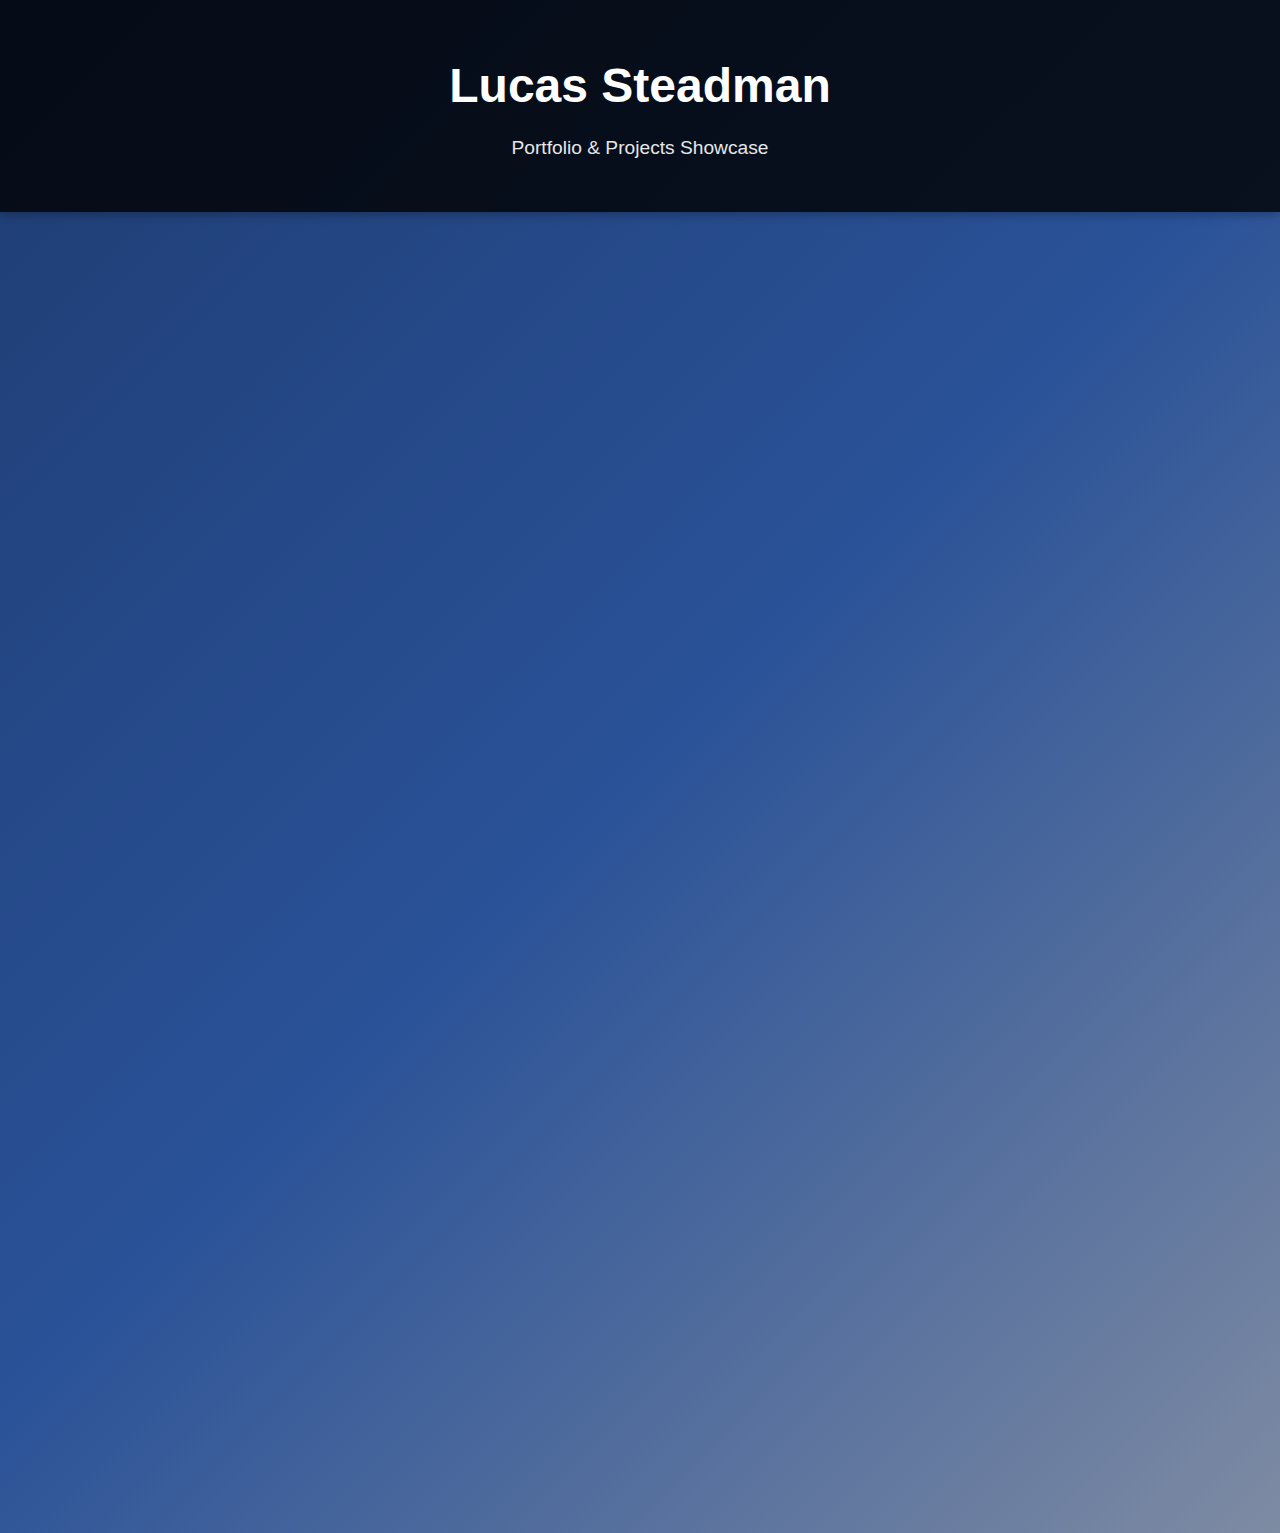
<file: HomeSite/index.html>
<!DOCTYPE html> 
<html lang="en">
<head>
    <meta charset="UTF-8">
    <meta name="viewport" content="width=device-width, initial-scale=1.0">
    <title>Lucas Steadman - Projects Portfolio</title>
    <link rel="stylesheet" href="./resources/css/style.css">
</head>
<body>
    <header>
        <div class="container">
            <h1>Lucas Steadman</h1>
            <p>Portfolio & Projects Showcase</p>
        </div>
    </header>

    <main class="container">
        <section class="about-me">
            <h2>About Me</h2>
            <p>Hello! I'm Lucas Steadman, a passionate web developer and technology enthusiast. I love creating beautiful and functional websites that provide great user experiences. Below you'll find a collection of my personal and professional projects showcasing various technologies and skills.</p>
        </section>

        <section class="projects-header">
            <h2>My Projects</h2>
            <p>Explore my portfolio of diverse projects</p>
        </section>

        <section class="projects-grid">
            <!-- WSD Heatmap -->
            <div class="project-card">
                <div class="project-header">WSD Heatmap</div>
                <div class="project-content">
                    <p>A Web Science System Development project that visualizes mapping investment income data via an interactive heatmap with user authentication and data visualization capabilities.</p>
                    <div class="tech-tags">
                        <span class="tech-tag">PHP</span>
                        <span class="tech-tag">JavaScript</span>
                        <span class="tech-tag">HTML/CSS</span>
                    </div>
                    <a href="../WSDHeatmap/index.php" class="project-link">View Project →</a>
                    <div class="file-window" id="files-wsd">
                        <div class="file-window-header">
                            📦 Project Files
                            <span style="font-size: 0.7rem; color: #999;">3 items</span>
                        </div>
                        <ul class="file-list">
                            <li class="folder">about_us_section/</li>
                            <li class="folder">heatmap_section/</li>
                            <li class="folder">login/</li>
                            <li>index.php</li>
                            <li>README.txt</li>
                        </ul>
                    </div>
                    <span class="toggle-files" onclick="toggleFiles('files-wsd')">+ Show Files</span>
                </div>
            </div>

            <!-- Recipes App -->
            <div class="project-card">
                <div class="project-header">Recipe Finder</div>
                <div class="project-content">
                    <p>An interactive recipe finder application that allows users to browse and discover recipes with filtering capabilities, built with JSON data management and responsive design.</p>
                    <div class="tech-tags">
                        <span class="tech-tag">JavaScript</span>
                        <span class="tech-tag">JSON</span>
                        <span class="tech-tag">HTML/CSS</span>
                    </div>
                    <a href="../Recipes/index.html" class="project-link">View Project →</a>
                    <div class="file-window" id="files-recipes">
                        <div class="file-window-header">
                            📦 Project Files
                            <span style="font-size: 0.7rem; color: #999;">3 items</span>
                        </div>
                        <ul class="file-list">
                            <li class="folder">data/</li>
                            <li class="folder">resources/</li>
                            <li>index.html</li>
                            <li>README.txt</li>
                        </ul>
                    </div>
                    <span class="toggle-files" onclick="toggleFiles('files-recipes')">+ Show Files</span>
                </div>
            </div>

            <!-- Wheel -->
            <div class="project-card">
                <div class="project-header">Spin Wheel</div>
                <div class="project-content">
                    <p>An interactive spinning wheel application with smooth animations and dynamic interactions, perfect for games, raffles, or decision-making activities.</p>
                    <div class="tech-tags">
                        <span class="tech-tag">JavaScript</span>
                        <span class="tech-tag">Canvas API</span>
                        <span class="tech-tag">CSS</span>
                    </div>
                    <a href="../Wheel/wheel.html" class="project-link">View Project →</a>
                    <div class="file-window" id="files-wheel">
                        <div class="file-window-header">
                            📦 Project Files
                            <span style="font-size: 0.7rem; color: #999;">7 items</span>
                        </div>
                        <ul class="file-list">
                            <li>wheel.html</li>
                            <li>wheel.js</li>
                            <li>wheel.css</li>
                            <li>wheel.cpp</li>
                            <li>wheel</li>
                            <li>gmon.out</li>
                            <li>wheel.out</li>
                        </ul>
                    </div>
                    <span class="toggle-files" onclick="toggleFiles('files-wheel')">+ Show Files</span>
                </div>
            </div>

            <!-- Jeopardy -->
            <div class="project-card">
                <div class="project-header">Jeopardy Game</div>
                <div class="project-content">
                    <p>A C++ implementation of a Jeopardy-style game with JSON-based question data, featuring an engaging trivia experience for freshmen.</p>
                    <div class="tech-tags">
                        <span class="tech-tag">C++</span>
                        <span class="tech-tag">JSON</span>
                        <span class="tech-tag">Game Logic</span>
                    </div>
                    <a href="../Jeapordy/jeapordy" class="project-link">View Project →</a>
                    <div class="file-window" id="files-jeopardy">
                        <div class="file-window-header">
                            📦 Project Files
                            <span style="font-size: 0.7rem; color: #999;">5 items</span>
                        </div>
                        <ul class="file-list">
                            <li>freshmen.json</li>
                            <li>jeapordy.cpp</li>
                            <li>jeapordy</li>
                            <li>json.hpp</li>
                            <li>gmon.out</li>
                        </ul>
                    </div>
                    <span class="toggle-files" onclick="toggleFiles('files-jeopardy')">+ Show Files</span>
                </div>
            </div>

            <!-- Bar Site -->
            <div class="project-card">
                <div class="project-header">Cocktail Database</div>
                <div class="project-content">
                    <p>A cocktail database application featuring a collection of drink recipes and information, built with structured JSON data for easy navigation and lookup.</p>
                    <div class="tech-tags">
                        <span class="tech-tag">JSON</span>
                        <span class="tech-tag">Web App</span>
                        <span class="tech-tag">Data Management</span>
                    </div>
                    <a href="../BarSite/" class="project-link">View Project →</a>
                    <div class="file-window" id="files-bar">
                        <div class="file-window-header">
                            📦 Project Files
                            <span style="font-size: 0.7rem; color: #999;">1 item</span>
                        </div>
                        <ul class="file-list">
                            <li>cocktails.json</li>
                        </ul>
                    </div>
                    <span class="toggle-files" onclick="toggleFiles('files-bar')">+ Show Files</span>
                </div>
            </div>
        </section>
    </main>

    <footer>
        <div class="container">
            <p>&copy; 2026 Lucas Steadman. All projects are personal and professional works showcasing various web development and software engineering skills.</p>
        </div>
    </footer>
    <script src="./resources/js/script.js"></script>
</body>
</html>
</file>
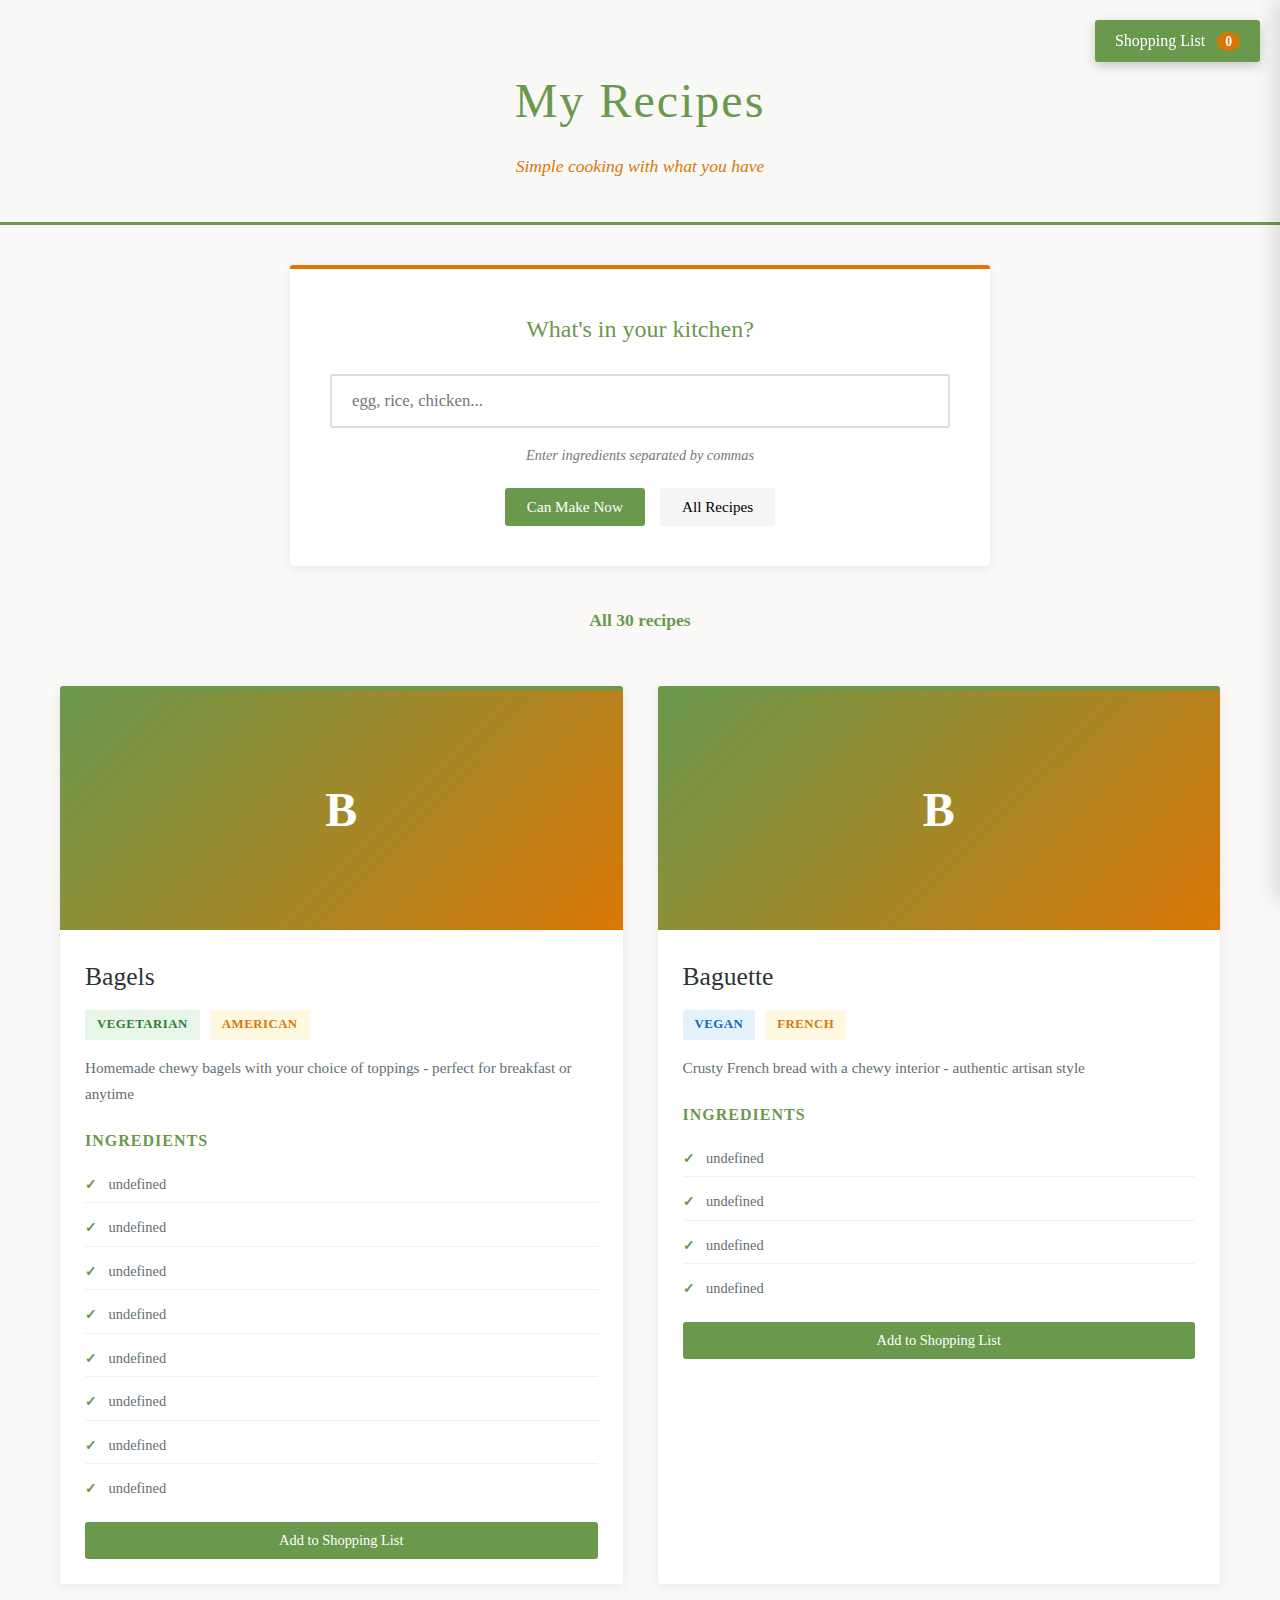
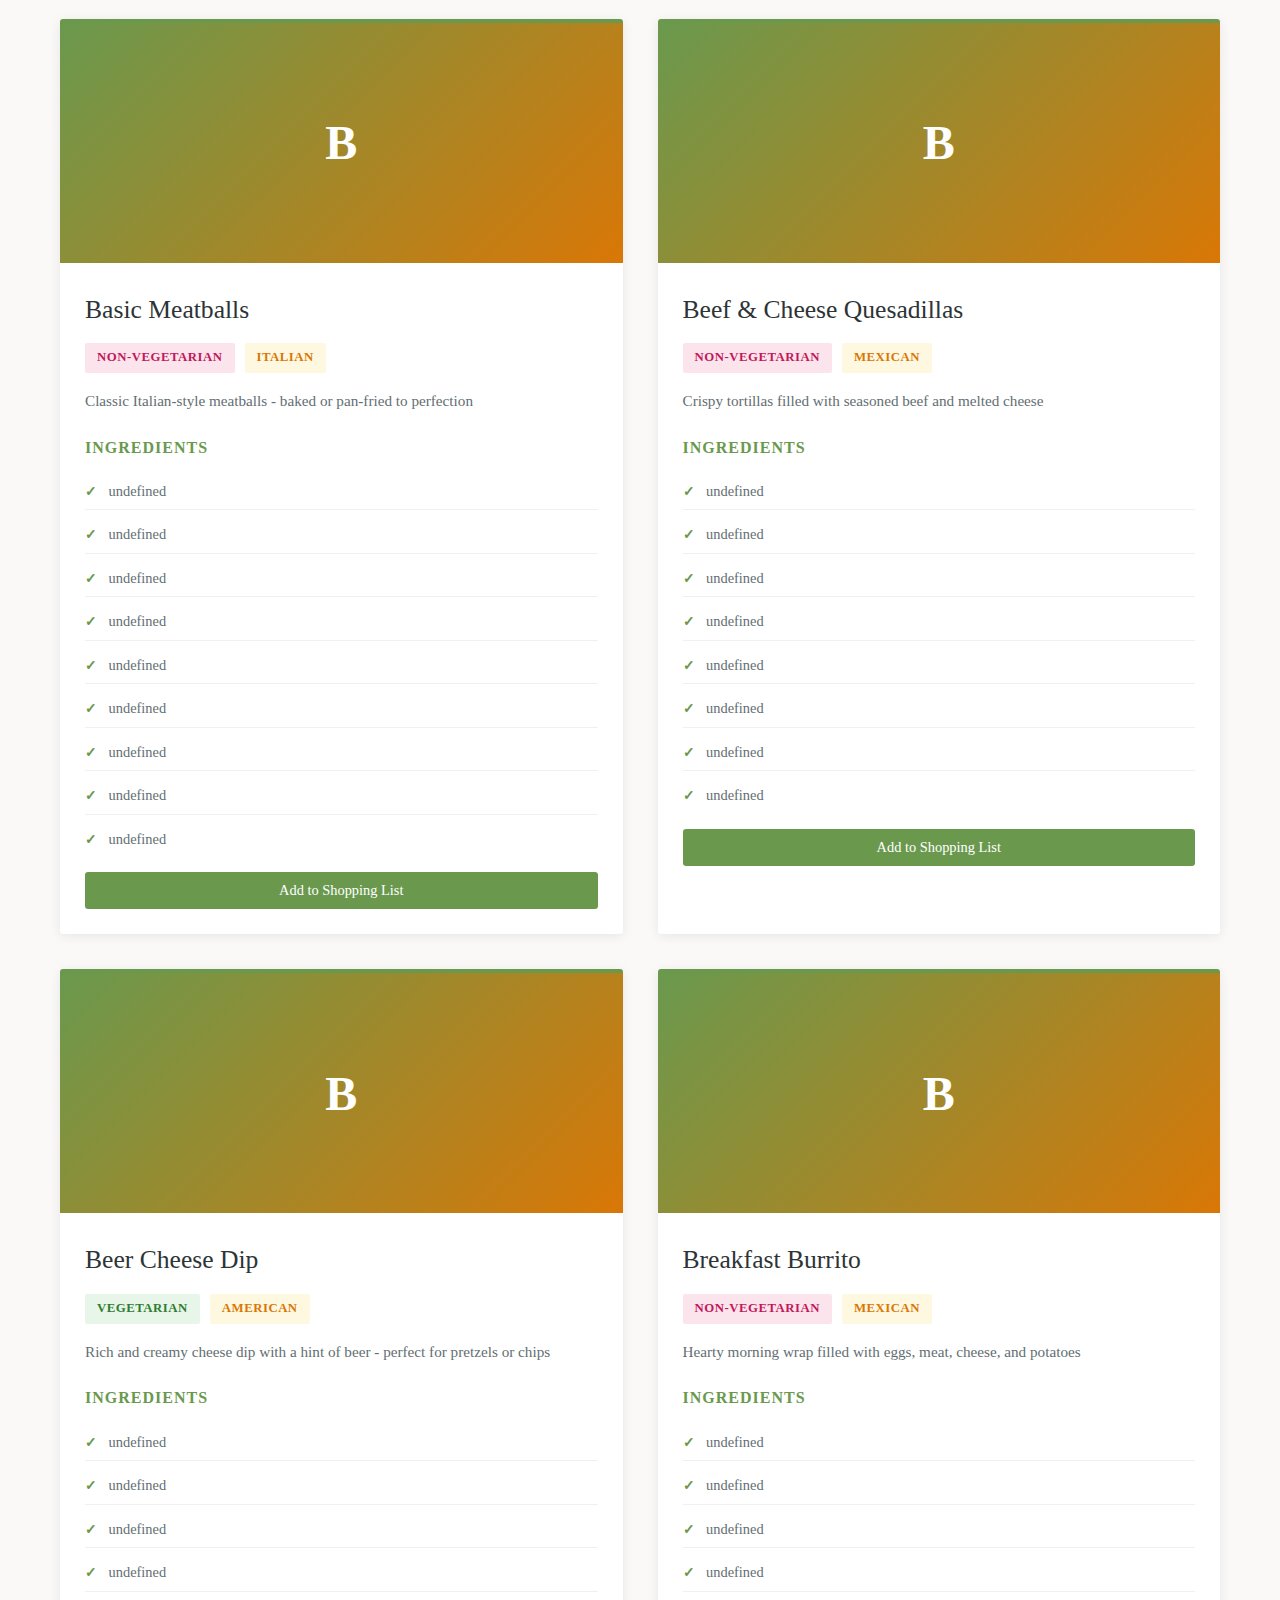
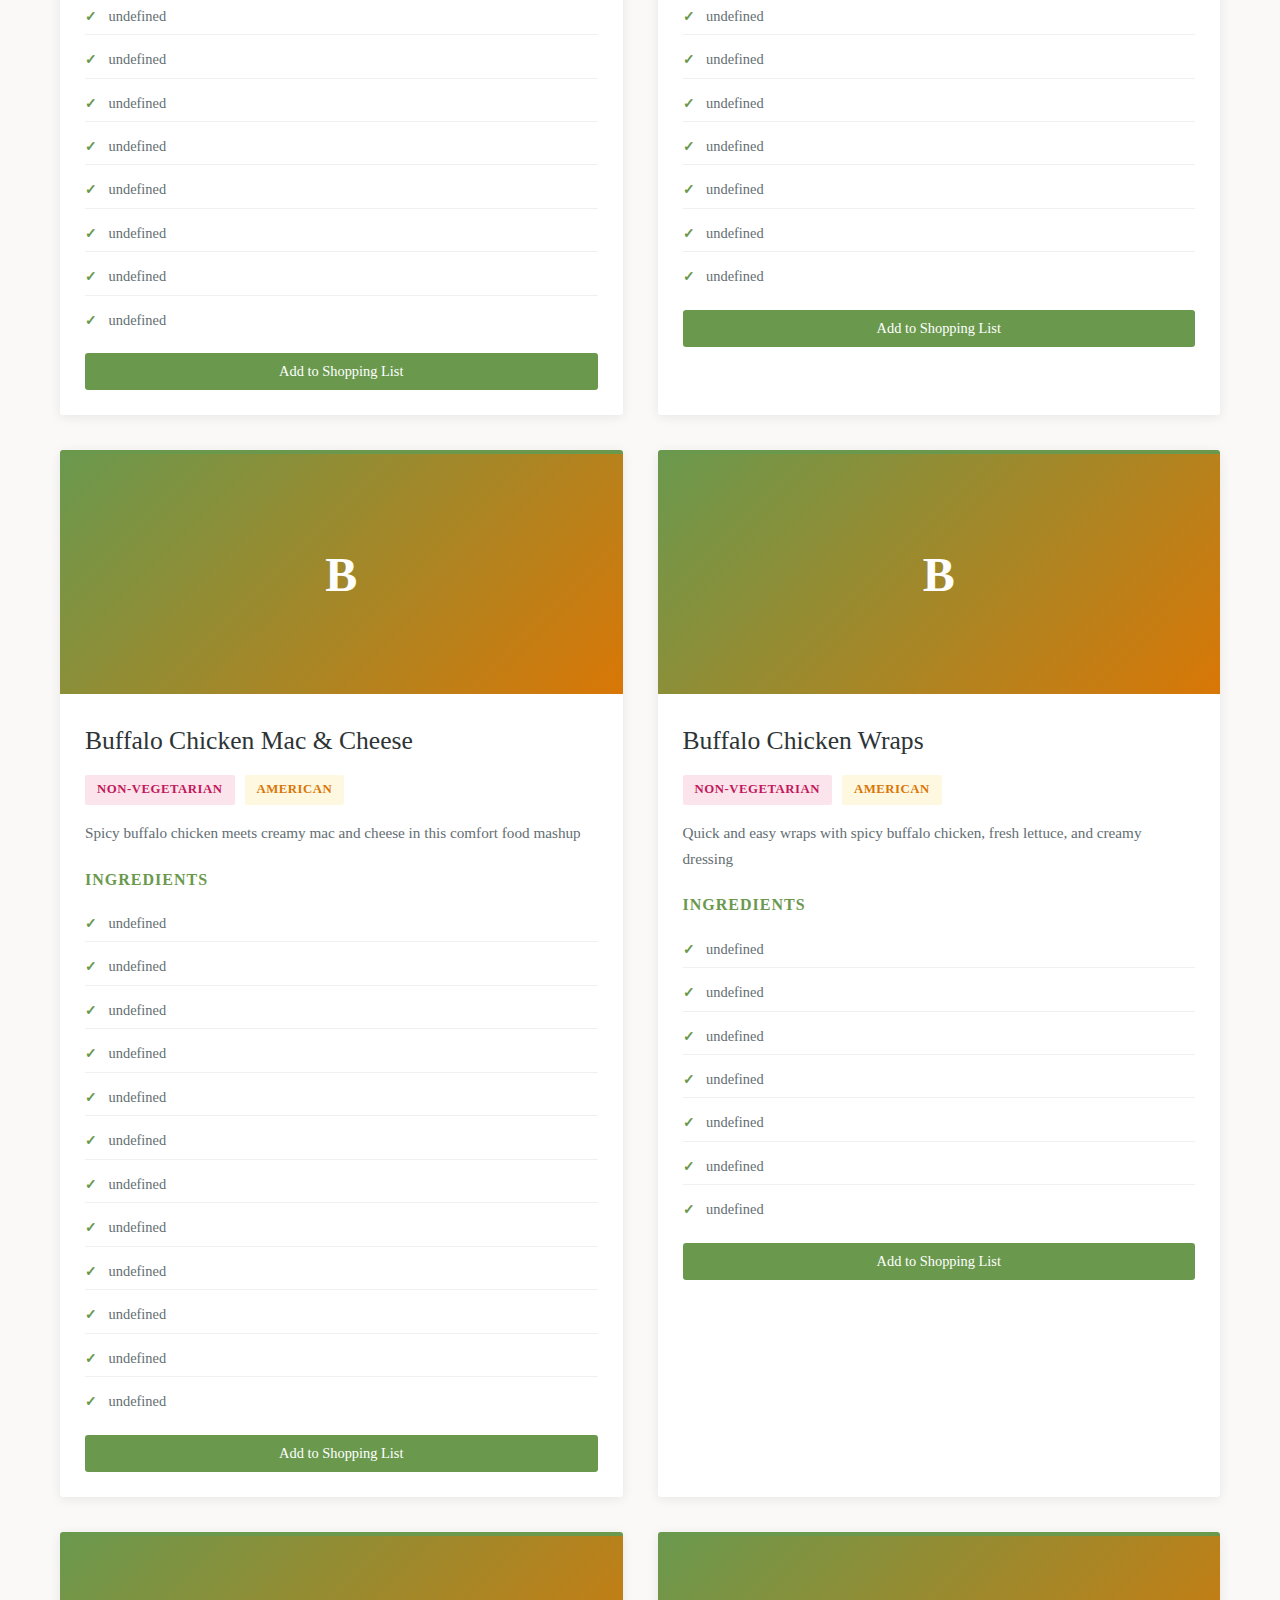
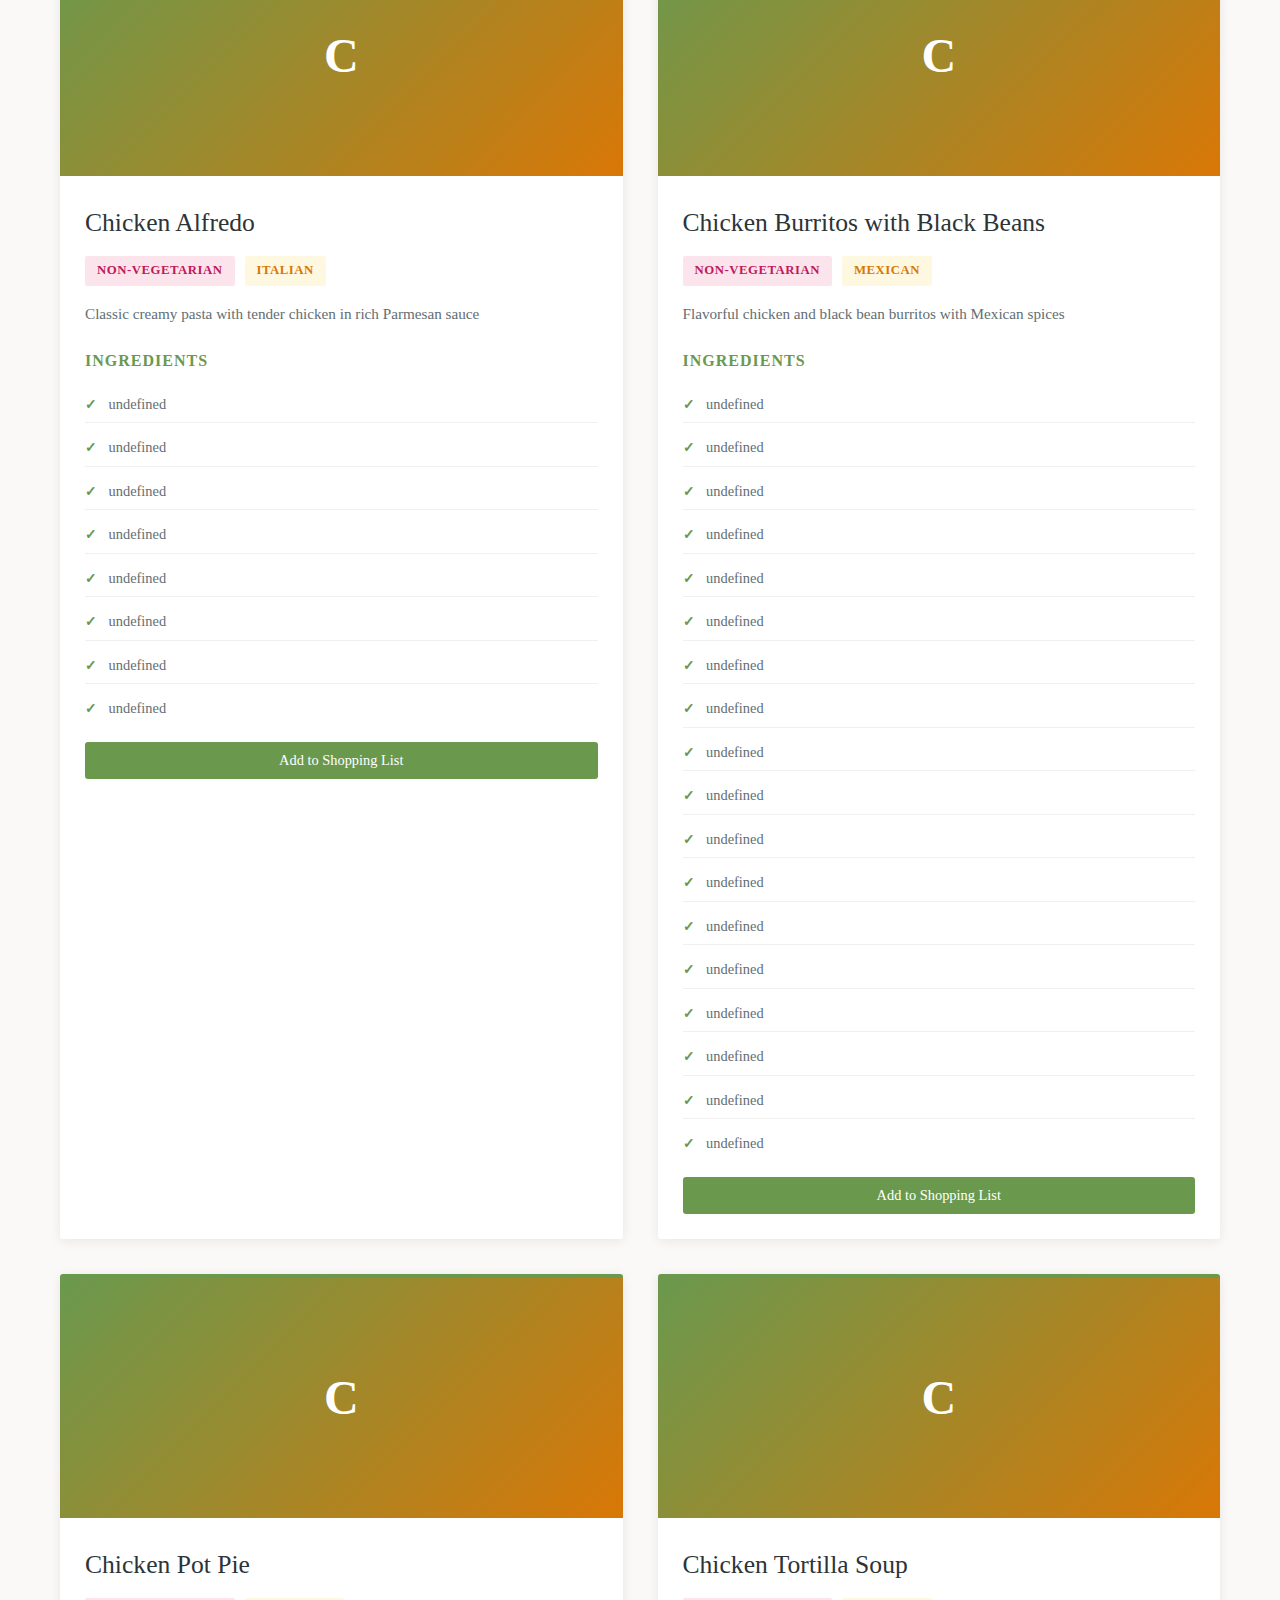
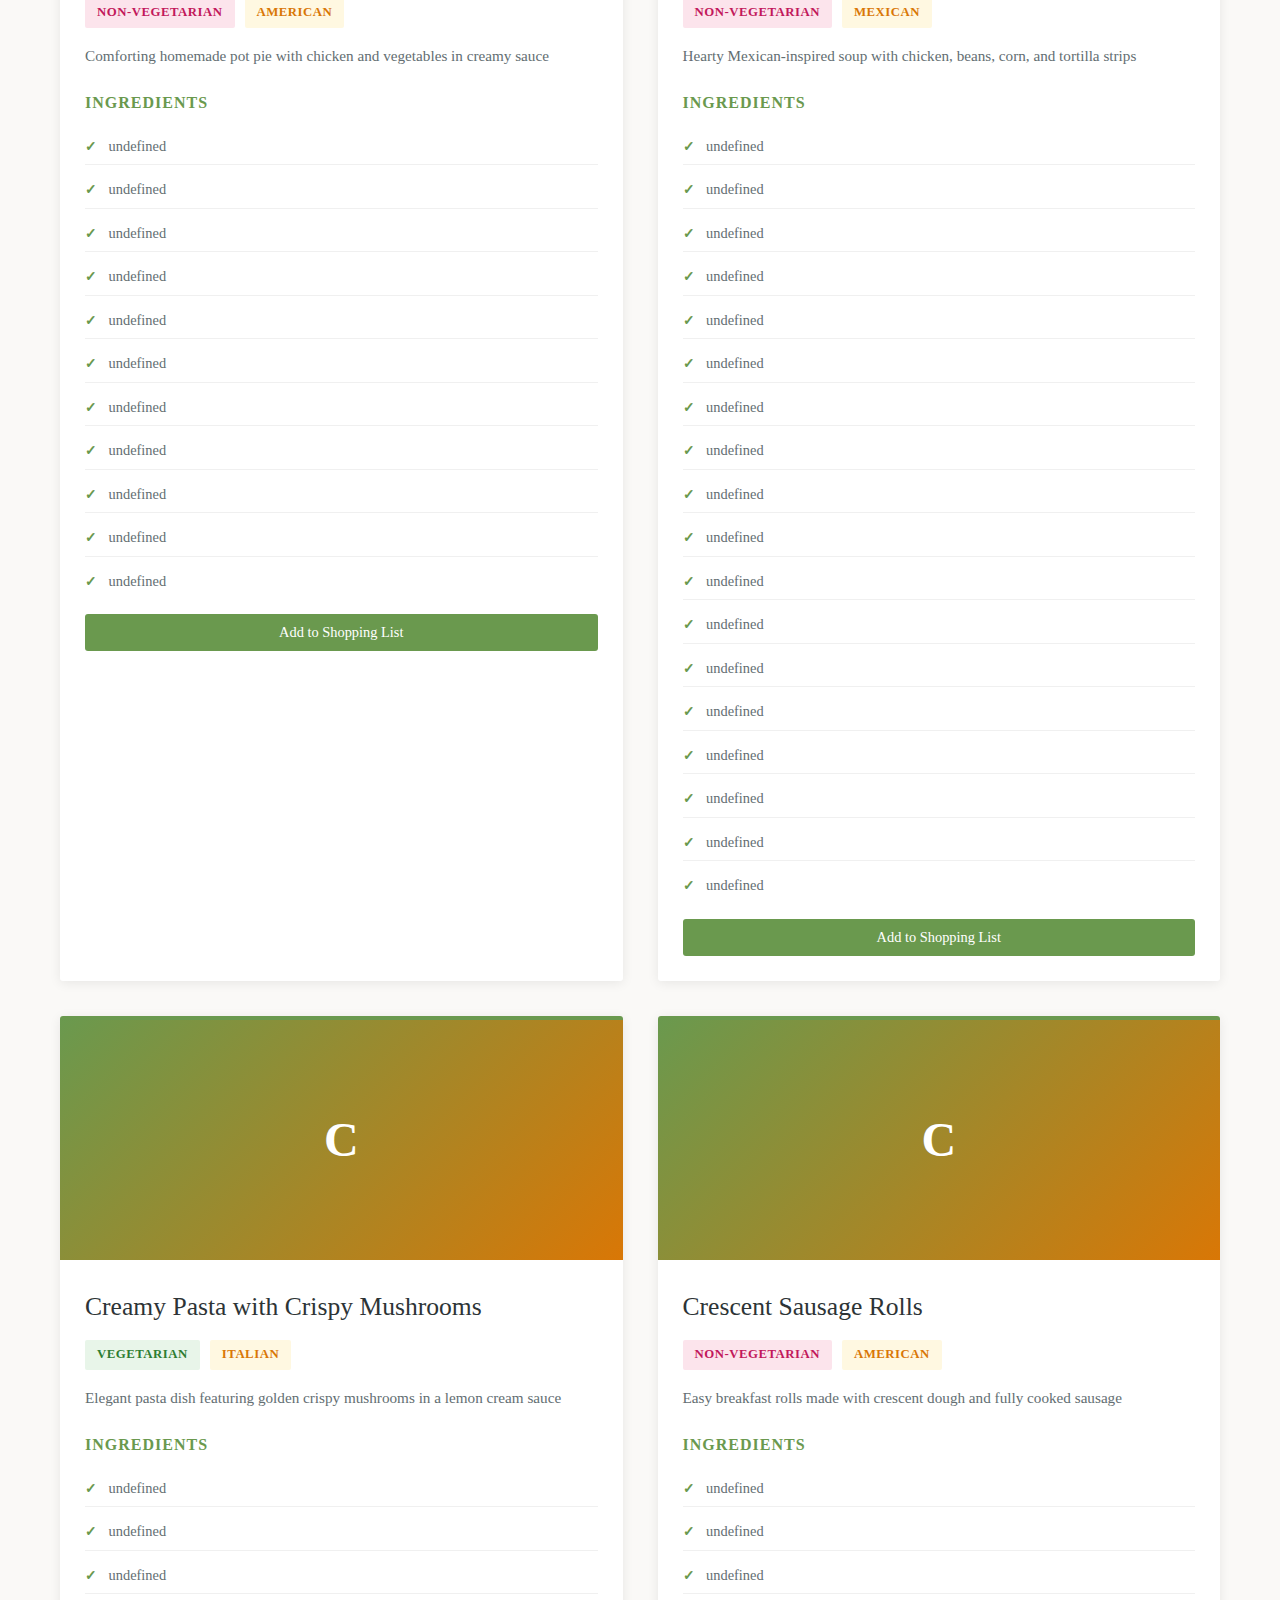
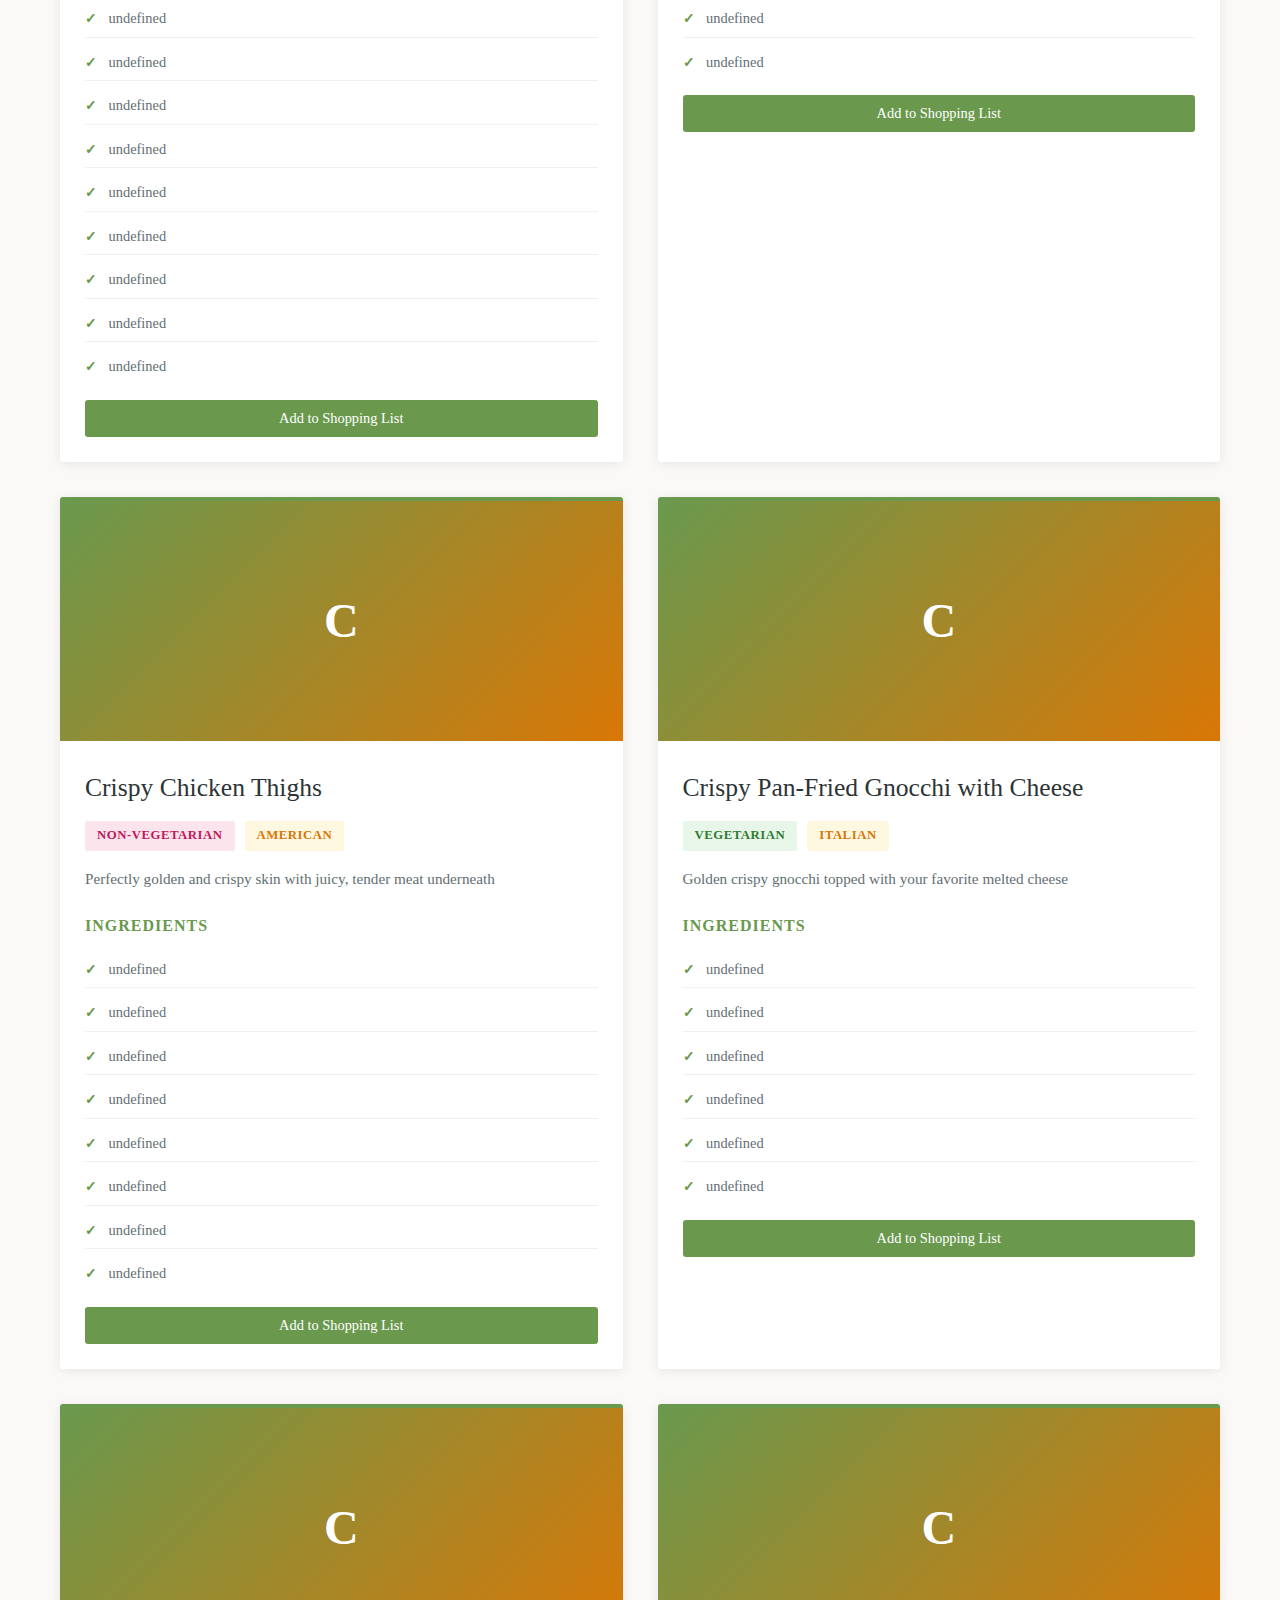
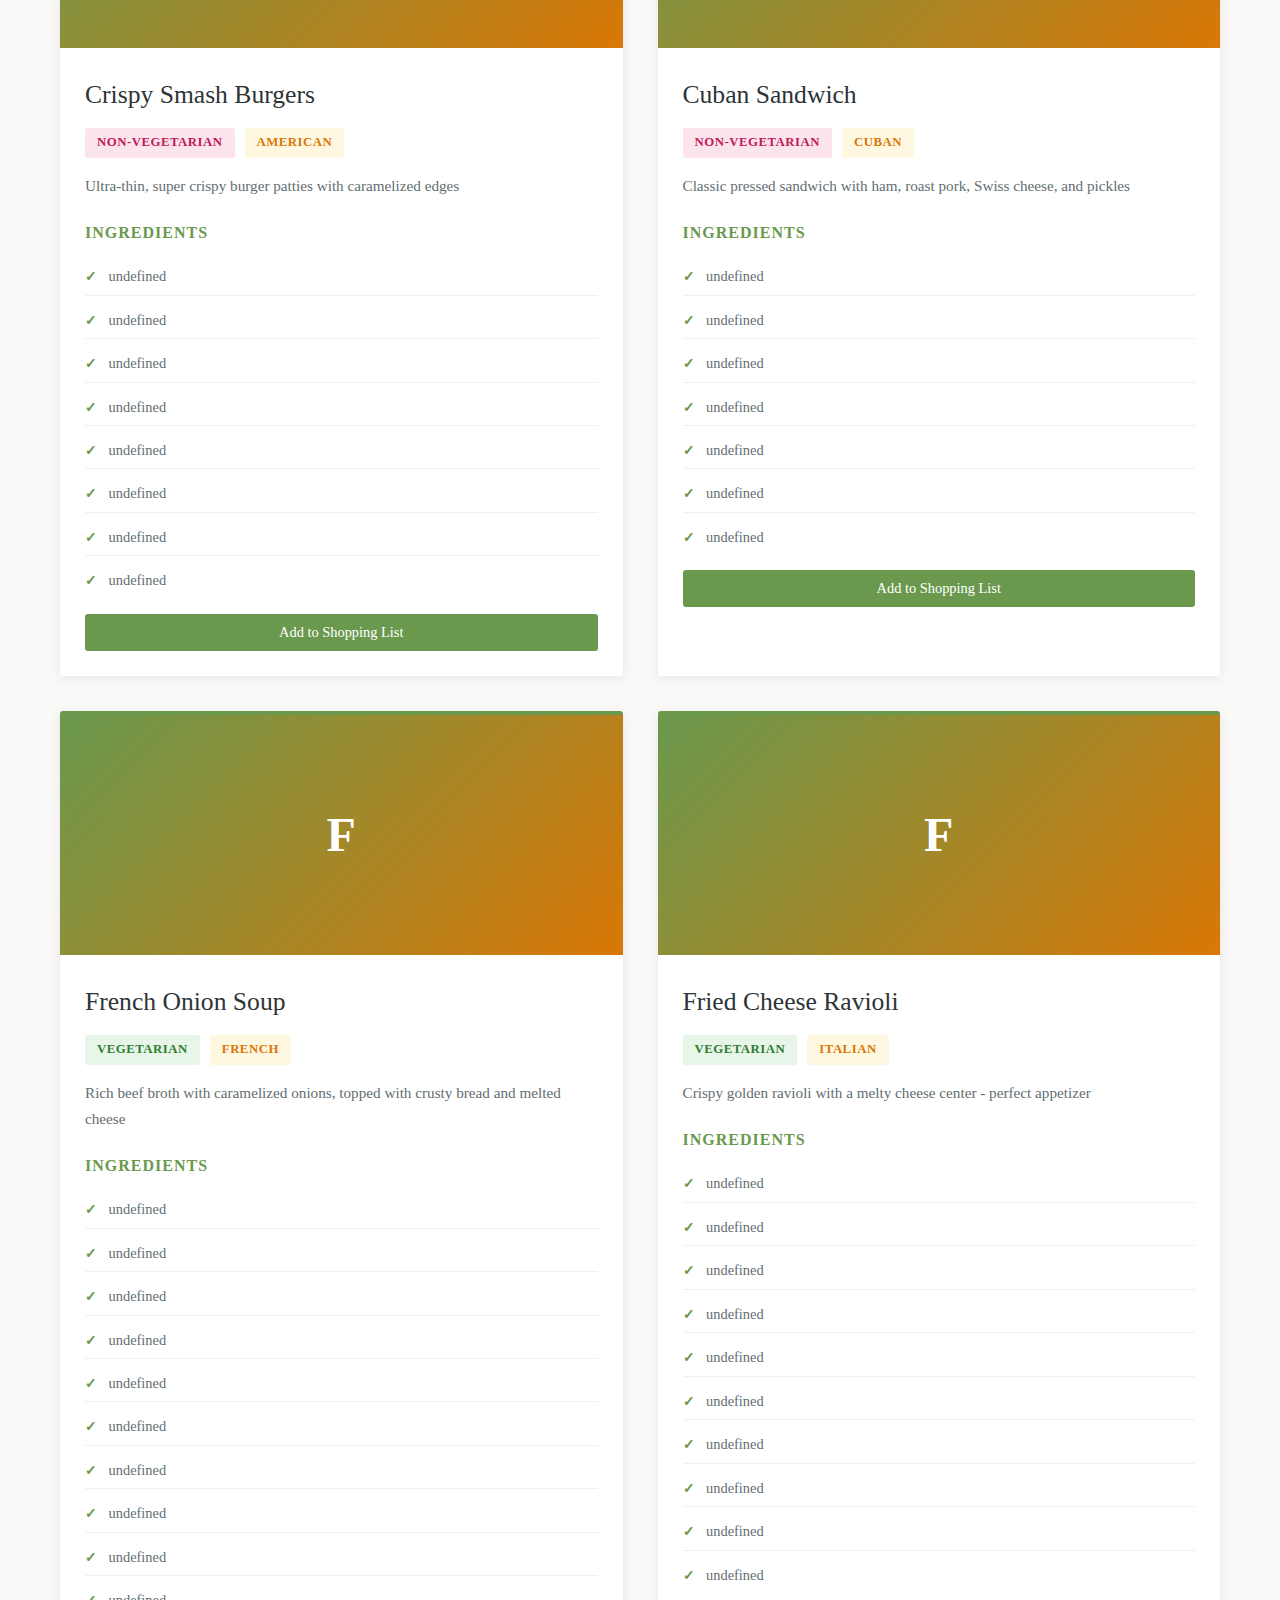
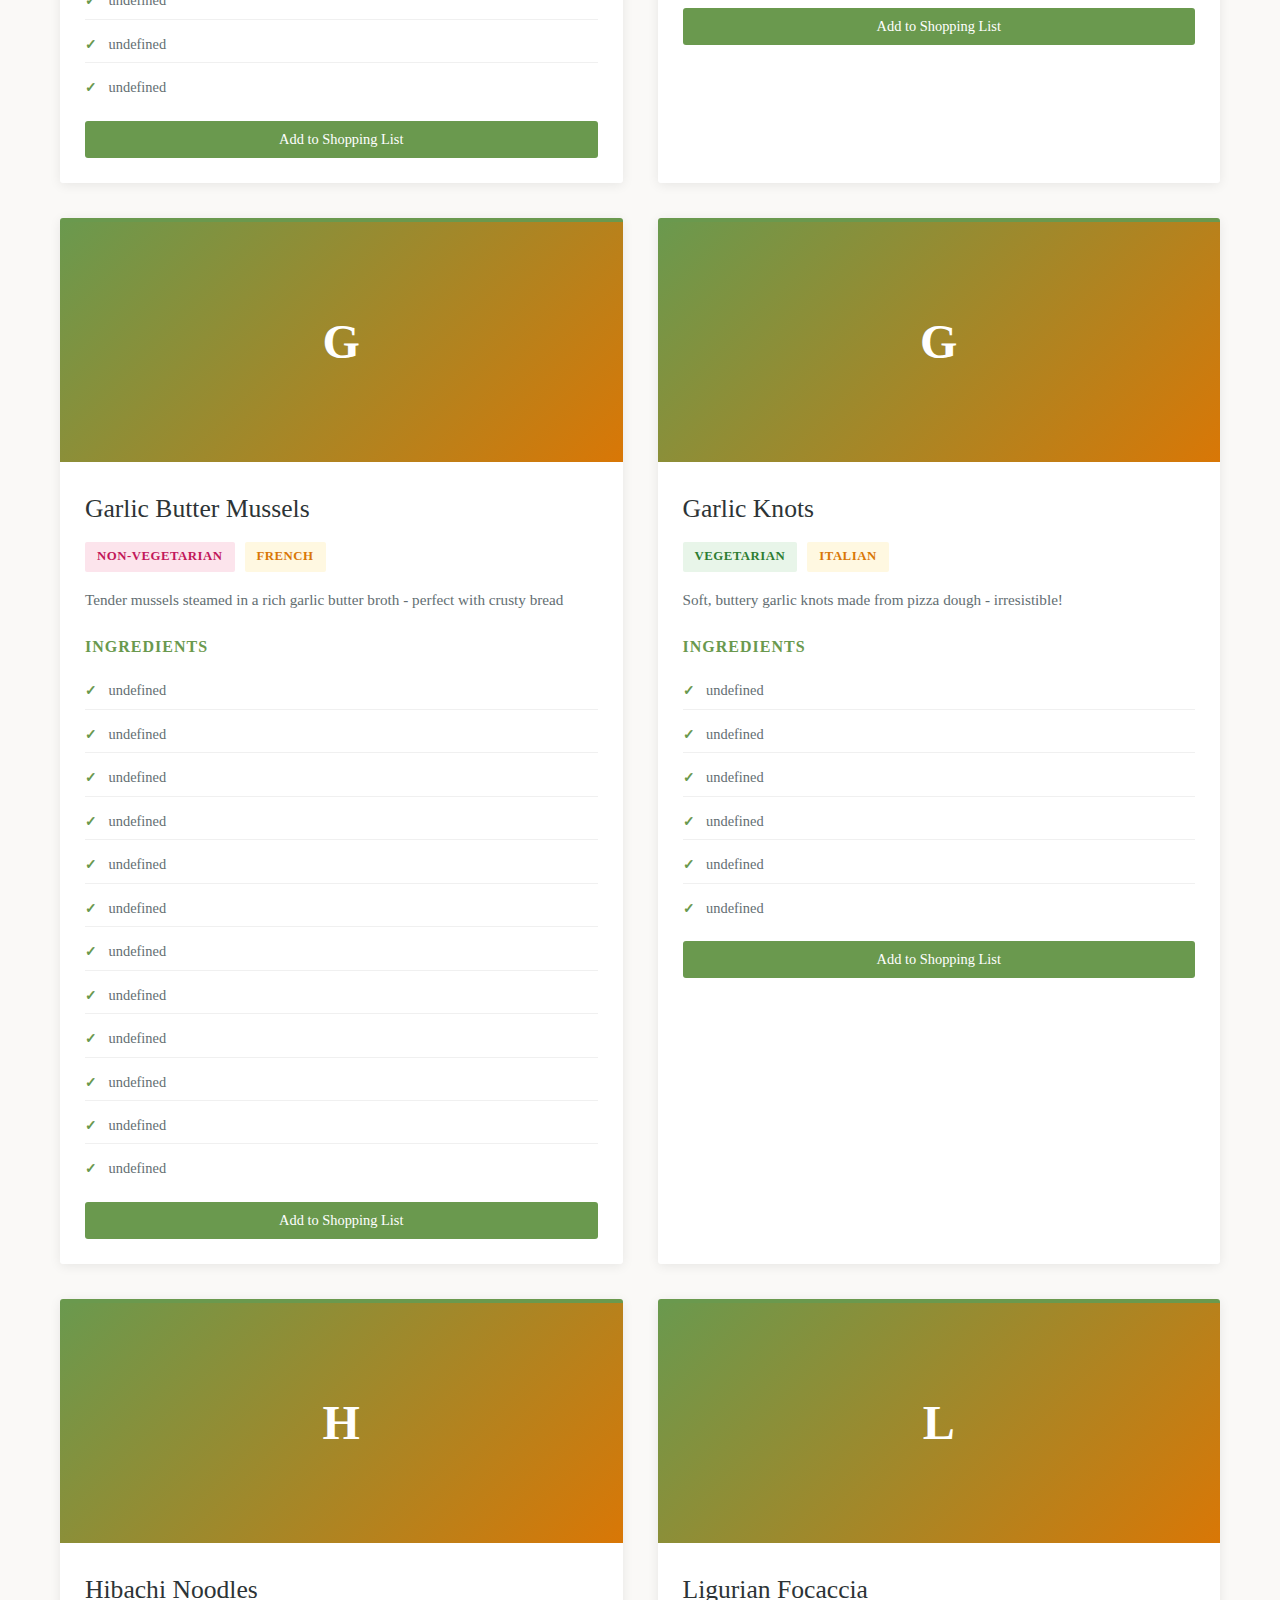
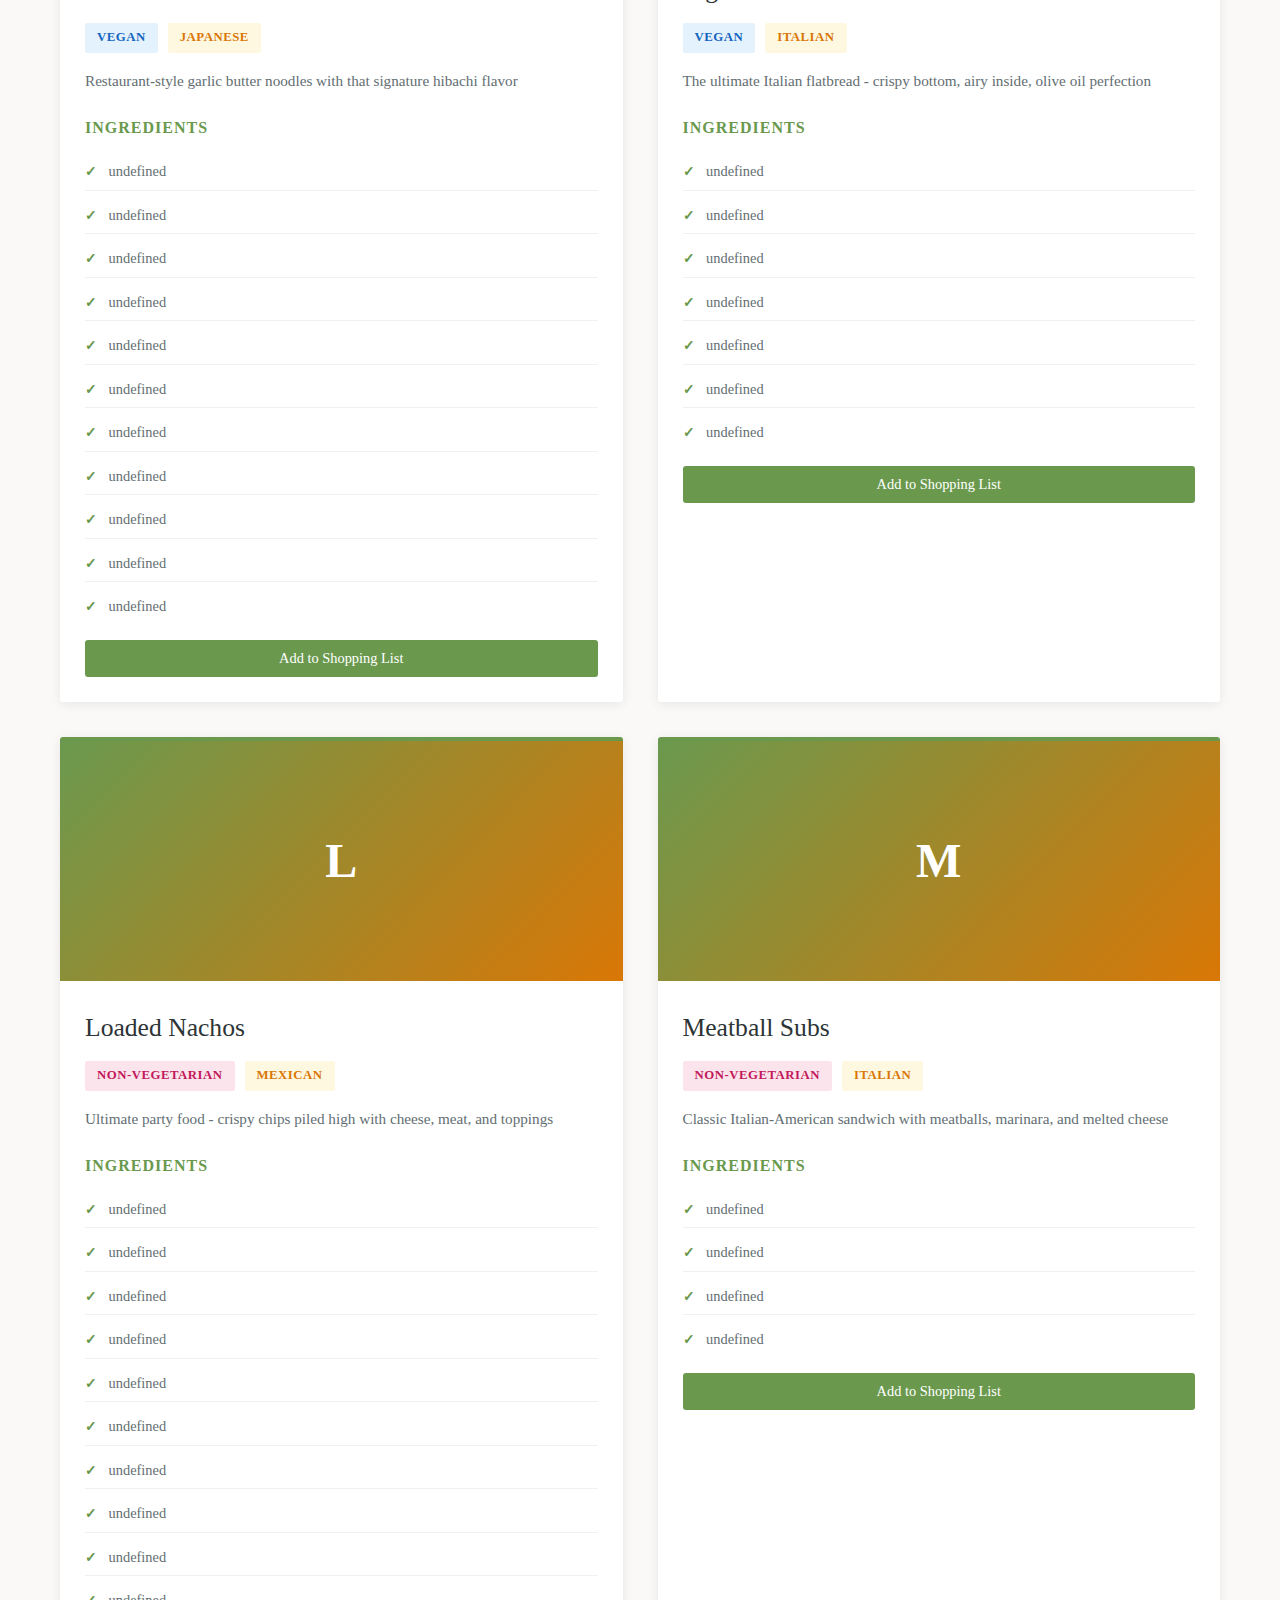
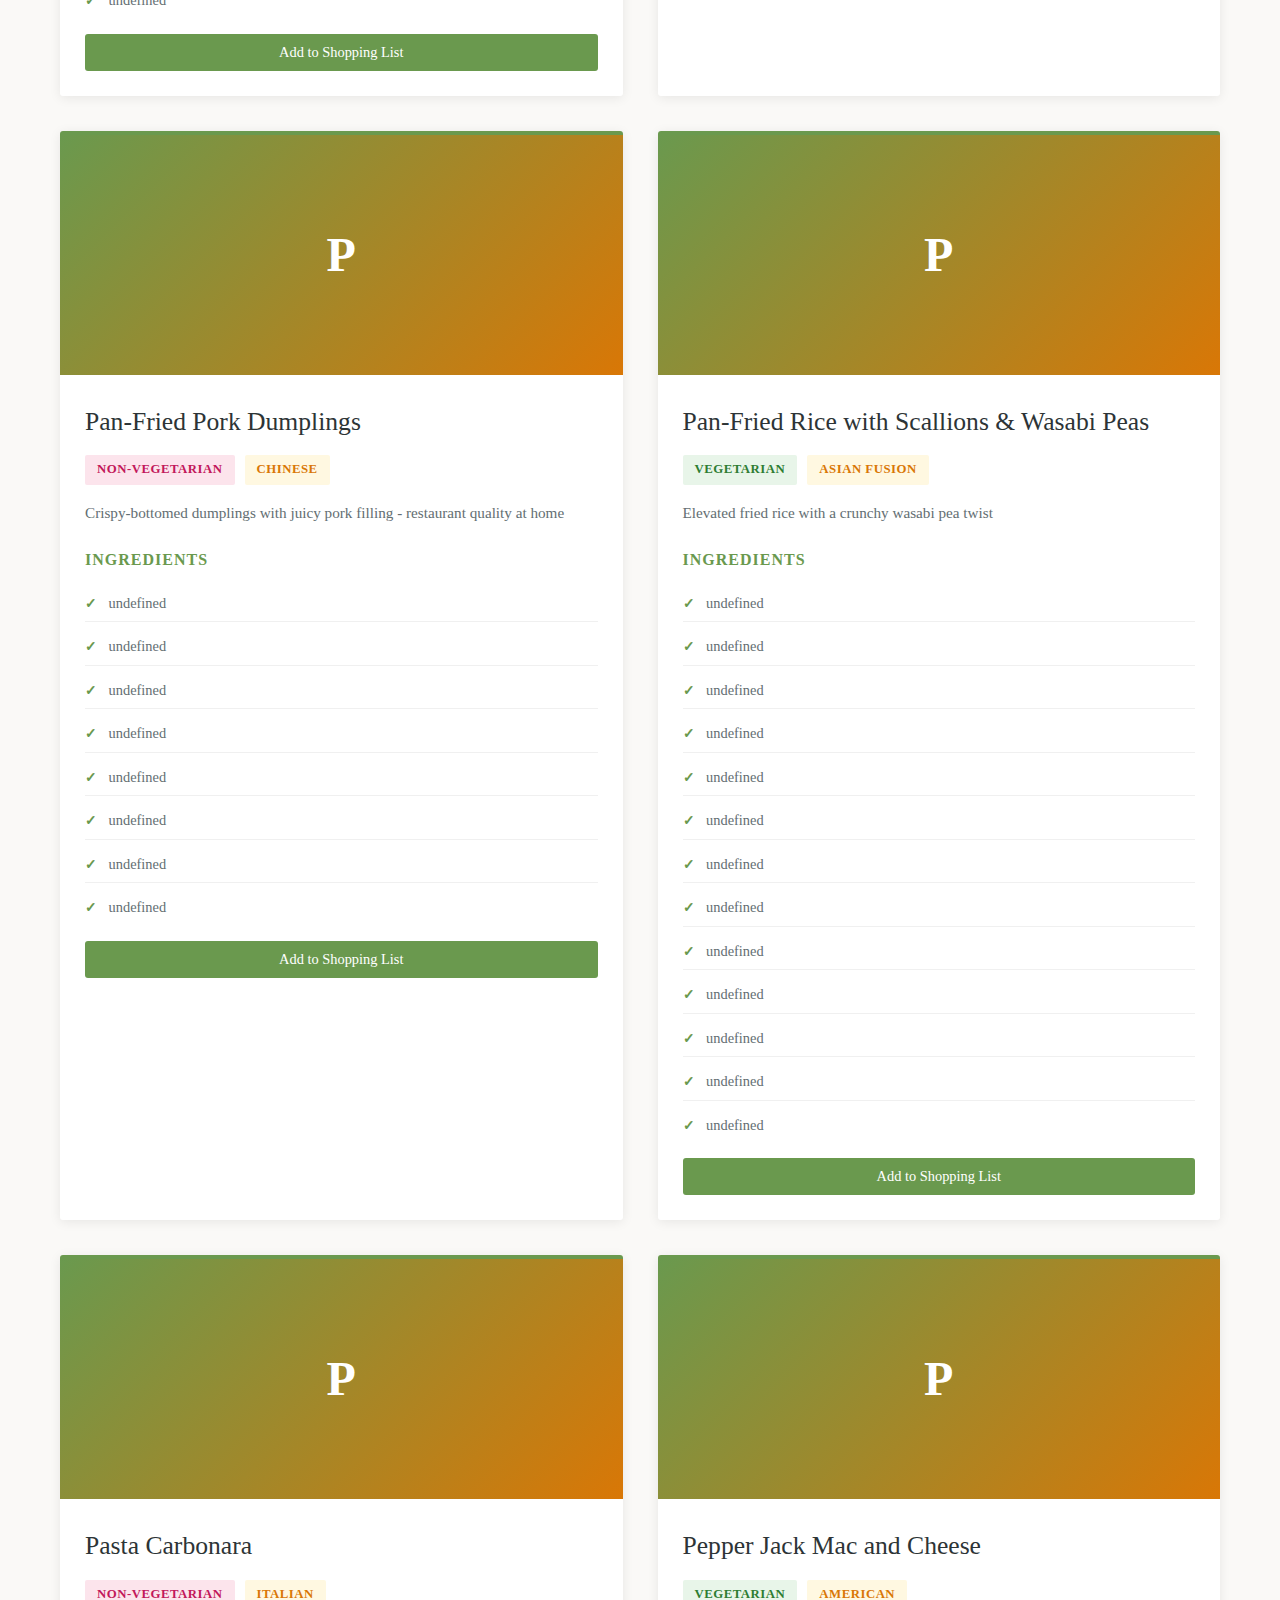
<file: Recipes/index.html>
<!DOCTYPE html>
<html lang="en">
<head>
    <meta charset="UTF-8">
    <meta name="viewport" content="width=device-width, initial-scale=1.0">
    <title>My Recipes</title>
    <link rel="stylesheet" href="./resources/css/style.css">
</head>
<body>
    <header>
        <div class="container">
            <h1>My Recipes</h1>
            <p>Simple cooking with what you have</p>
        </div>
    </header>

    <button class="shopping-list-toggle" onclick="toggleShoppingList()">
        Shopping List <span class="shopping-list-badge" id="list-count">0</span>
    </button>

    <div class="shopping-list-section" id="shopping-list">
        <div class="shopping-list-header">
            <h3>Shopping List</h3>
            <button class="close-shopping-list" onclick="toggleShoppingList()">×</button>
        </div>
        <div class="shopping-list-content">
            <div class="selected-recipes">
                <h4>Selected Recipes</h4>
                <div id="selected-recipes-list"></div>
            </div>
            
            <div class="shopping-list-items">
                <h4>Ingredients Needed</h4>
                <div id="shopping-ingredients"></div>
            </div>
            
            <button class="clear-list-btn" onclick="clearShoppingList()" id="clear-btn" style="display: none;">Clear All</button>
        </div>
    </div>

    <div class="recipe-modal" id="recipe-modal">
        <div class="recipe-modal-content">
            <div class="recipe-modal-header">
                <h2 id="modal-recipe-name"></h2>
                <button class="close-modal" onclick="closeRecipeModal()">×</button>
            </div>
            <div class="recipe-modal-body" id="modal-recipe-body">
            </div>
        </div>
    </div>

    <main class="container">
        <div class="search-section">
            <h2>What's in your kitchen?</h2>
            <div class="search-box">
                <input 
                    type="text" 
                    id="ingredient-search" 
                    placeholder="egg, rice, chicken..."
                    autocomplete="off"
                >
            </div>
            <p class="search-help">Enter ingredients separated by commas</p>
            
            <div class="filter-tabs">
                <button class="filter-tab active" data-filter="makeable">Can Make Now</button>
                <button class="filter-tab" data-filter="all">All Recipes</button>
            </div>
        </div>

        <div id="results-info" class="results-info"></div>

        <div id="menu-grid">
            <!-- Menu items will be loaded here -->
        </div>

        <div id="no-results" class="no-results" style="display: none;">
            <h3>No recipes found</h3>
            <p>Try different ingredients or check the "missing 1-2 ingredients" filter</p>
        </div>
    </main>

    <footer>
        <div class="container">
            <p>My Recipes © 2025</p>
        </div>
    </footer>
    <script src="./resources/js/menu.js"></script>
</body>
</html>
</file>
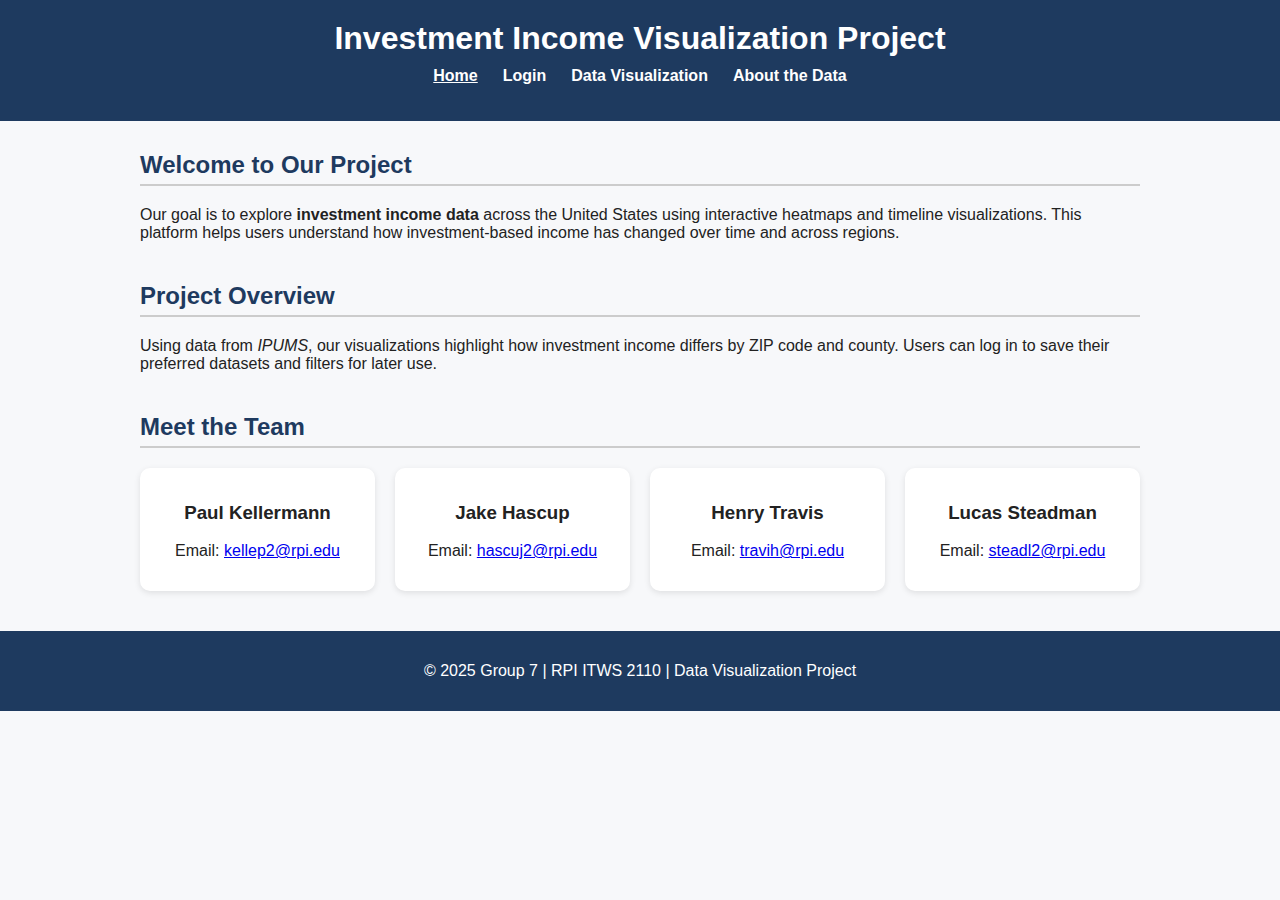
<file: WSDHeatmap/about_us_section/index.html>
<!DOCTYPE html>
<html lang="en">
<head>
    <meta charset="UTF-8">
    <meta name="viewport" content="width=device-width, initial-scale=1.0">
    <title>Investment Income Visualization</title>
    <link rel="stylesheet" href="style.css">
</head>
<body>
    <header>
        <h1>Investment Income Visualization Project</h1>
        <nav>
            <ul>
                <li><a href="index.html" class="active">Home</a></li>
                <li><a href="login.html">Login</a></li>
                <li><a href="../heatmap_section/heatmap.html">Data Visualization</a></li>
                <li><a href="about.html">About the Data</a></li>
            </ul>
        </nav>
    </header>

    <main>
        <section id="intro">
            <h2>Welcome to Our Project</h2>
            <p>
                Our goal is to explore <strong>investment income data</strong> across the United States using interactive heatmaps and timeline visualizations.
                This platform helps users understand how investment-based income has changed over time and across regions.
            </p>
        </section>

        <section id="overview">
            <h2>Project Overview</h2>
            <p>
                Using data from <em>IPUMS</em>, our visualizations highlight how investment income differs by ZIP code and county.
                Users can log in to save their preferred datasets and filters for later use.
            </p>
        </section>

        <section id="team">
            <h2>Meet the Team</h2>
            <div class="team-grid">
                <div class="member">
                    <h3>Paul Kellermann</h3>
                    <p>Email: <a href="mailto:kellep2@rpi.edu">kellep2@rpi.edu</a></p>
                </div>
                <div class="member">
                    <h3>Jake Hascup</h3>
                    <p>Email: <a href="mailto:hascuj2@rpi.edu">hascuj2@rpi.edu</a></p>
                </div>
                <div class="member">
                    <h3>Henry Travis</h3>
                    <p>Email: <a href="mailto:travih@rpi.edu">travih@rpi.edu</a></p>
                </div>
                <div class="member">
                    <h3>Lucas Steadman</h3>
                    <p>Email: <a href="mailto:steadl2@rpi.edu">steadl2@rpi.edu</a></p>
                </div>
            </div>
        </section>
    </main>

    <footer>
        <p>© 2025 Group 7 | RPI ITWS 2110 | Data Visualization Project</p>
    </footer>
</body>
</html>
</file>
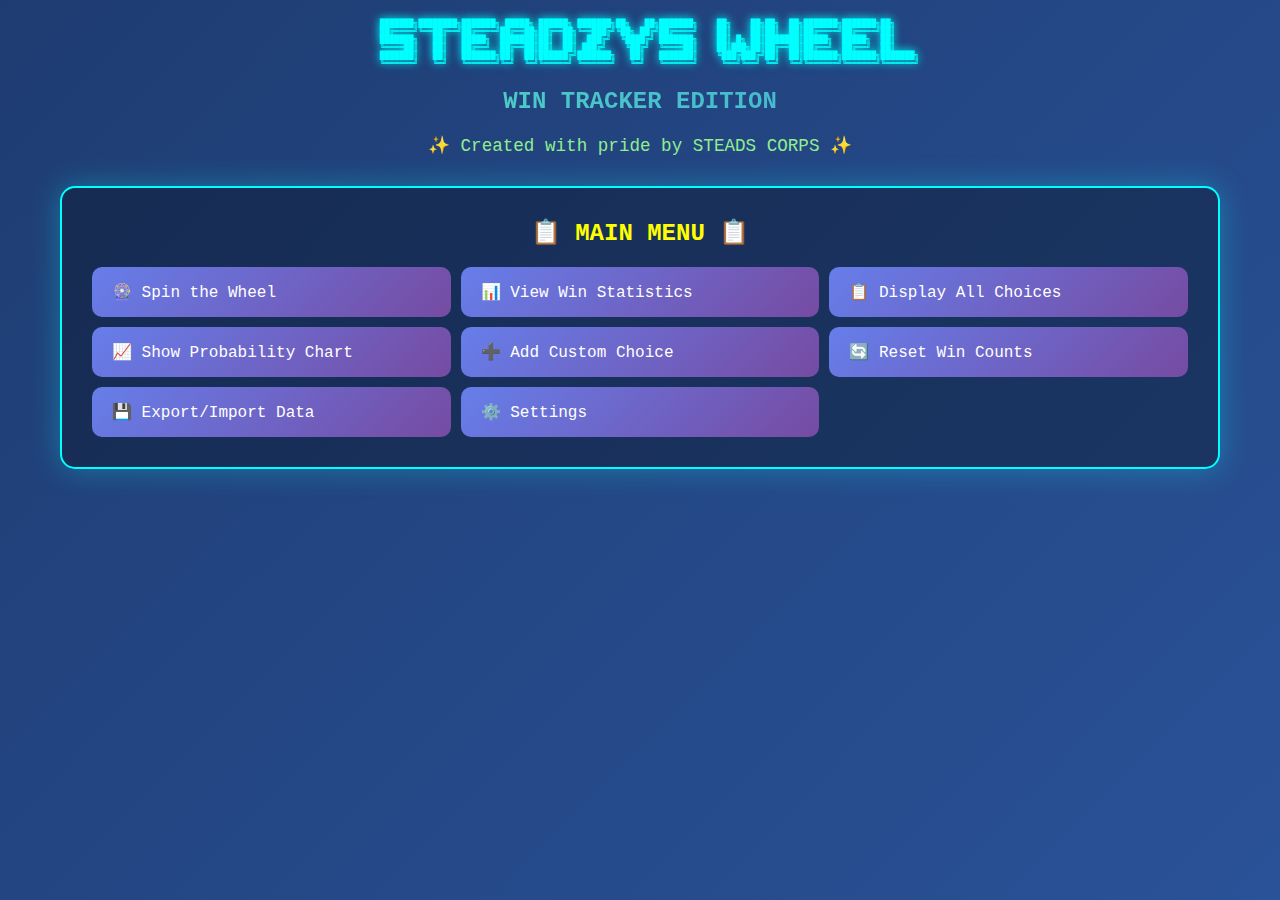
<file: Wheel/wheel.html>
<!DOCTYPE html>
<html lang="en">
<head>
    <meta charset="UTF-8">
    <meta name="viewport" content="width=device-width, initial-scale=1.0">
    <title>Steadzys Wheel</title>
    <link rel="stylesheet" href="./wheel.css">
</head>
<body>
    <div class="container">
        <div class="title-section">
            <div class="ascii-title">    ███████╗████████╗███████╗ █████╗ ██████╗ ███████╗██╗   ██╗███████╗    ██╗    ██╗██╗  ██╗███████╗███████╗██╗     
    ██╔════╝╚══██╔══╝██╔════╝██╔══██╗██╔══██╗╚══███╔╝╚██╗ ██╔╝██╔════╝    ██║    ██║██║  ██║██╔════╝██╔════╝██║     
    ███████╗   ██║   █████╗  ███████║██║  ██║  ███╔╝  ╚████╔╝ ███████╗    ██║ █╗ ██║███████║█████╗  █████╗  ██║     
    ╚════██║   ██║   ██╔══╝  ██╔══██║██║  ██║ ███╔╝    ╚██╔╝  ╚════██║    ██║███╗██║██╔══██║██╔══╝  ██╔══╝  ██║     
    ███████║   ██║   ███████╗██║  ██║██████╔╝███████╗   ██║   ███████║    ╚███╔███╔╝██║  ██║███████╗███████╗███████╗
    ╚══════╝   ╚═╝   ╚══════╝╚═╝  ╚═╝╚═════╝ ╚══════╝   ╚═╝   ╚══════╝     ╚══╝╚══╝ ╚═╝  ╚═╝╚══════╝╚══════╝╚══════╝</div>
            <div class="subtitle">WIN TRACKER EDITION</div>
            <div class="creator">✨ Created with pride by STEADS CORPS ✨</div>
        </div>

        <div class="main-menu">
            <h2 class="menu-title">📋 MAIN MENU 📋</h2>
            <div class="menu-options">
                <button class="menu-option" onclick="spinWheel()">🎡 Spin the Wheel</button>
                <button class="menu-option" onclick="viewStats()">📊 View Win Statistics</button>
                <button class="menu-option" onclick="displayChoices()">📋 Display All Choices</button>
                <button class="menu-option" onclick="showChart()">📈 Show Probability Chart</button>
                <button class="menu-option" onclick="showAddChoiceModal()">➕ Add Custom Choice</button>
                <button class="menu-option" onclick="resetWins()">🔄 Reset Win Counts</button>
                <button class="menu-option" onclick="showExportImport()">💾 Export/Import Data</button>
                <button class="menu-option" onclick="showSettings()">⚙️ Settings</button>
            </div>
        </div>

        <div id="content-area"></div>
    </div>

    <!-- Add Choice Modal -->
    <div id="addChoiceModal" class="modal">
        <div class="modal-content">
            <button class="close-btn" onclick="closeModal('addChoiceModal')">&times;</button>
            <div class="modal-header">➕ ADD NEW CHOICE ➕</div>
            <div class="form-group">
                <label for="choiceName">Choice Name:</label>
                <input type="text" id="choiceName" placeholder="Enter choice name">
            </div>
            <div class="form-group">
                <label for="choiceWeight">Weight (higher = more likely):</label>
                <input type="number" id="choiceWeight" min="0.1" step="0.1" value="1">
            </div>
            <button class="btn btn-success" onclick="addChoice()">Add Choice</button>
            <button class="btn btn-danger" onclick="closeModal('addChoiceModal')">Cancel</button>
        </div>
    </div>

    <!-- Export/Import Modal -->
    <div id="exportImportModal" class="modal">
        <div class="modal-content">
            <button class="close-btn" onclick="closeModal('exportImportModal')">&times;</button>
            <div class="modal-header">💾 EXPORT/IMPORT DATA 💾</div>
            <div class="form-group">
                <label>Export Data (Copy this):</label>
                <textarea id="exportData" rows="6" readonly></textarea>
                <button class="btn btn-primary" onclick="copyExportData()">Copy to Clipboard</button>
            </div>
            <div class="form-group">
                <label>Import Data (Paste here):</label>
                <textarea id="importData" rows="6" placeholder="Paste exported data here"></textarea>
                <button class="btn btn-success" onclick="importData()">Import Data</button>
            </div>
            <button class="btn btn-danger" onclick="closeModal('exportImportModal')">Close</button>
        </div>
    </div>

    <!-- Settings Modal -->
    <div id="settingsModal" class="modal">
        <div class="modal-content">
            <button class="close-btn" onclick="closeModal('settingsModal')">&times;</button>
            <div class="modal-header">⚙️ SETTINGS MENU ⚙️</div>
            <div class="form-group">
                <label>
                    <input type="checkbox" id="confettiEnabled" checked> Enable Confetti Effects
                </label>
            </div>
            <div class="form-group">
                <label for="spinDuration">Spin Duration (seconds):</label>
                <input type="range" id="spinDuration" min="2" max="10" value="5" step="0.5">
                <span id="spinDurationValue">5s</span>
            </div>
            <button class="btn btn-primary" onclick="saveSettings()">Save Settings</button>
            <button class="btn btn-danger" onclick="closeModal('settingsModal')">Cancel</button>
        </div>
    </div>

    <div class="confetti" id="confetti"></div>
    <script src="./wheel.js"></script>
</body>
</html>
</file>
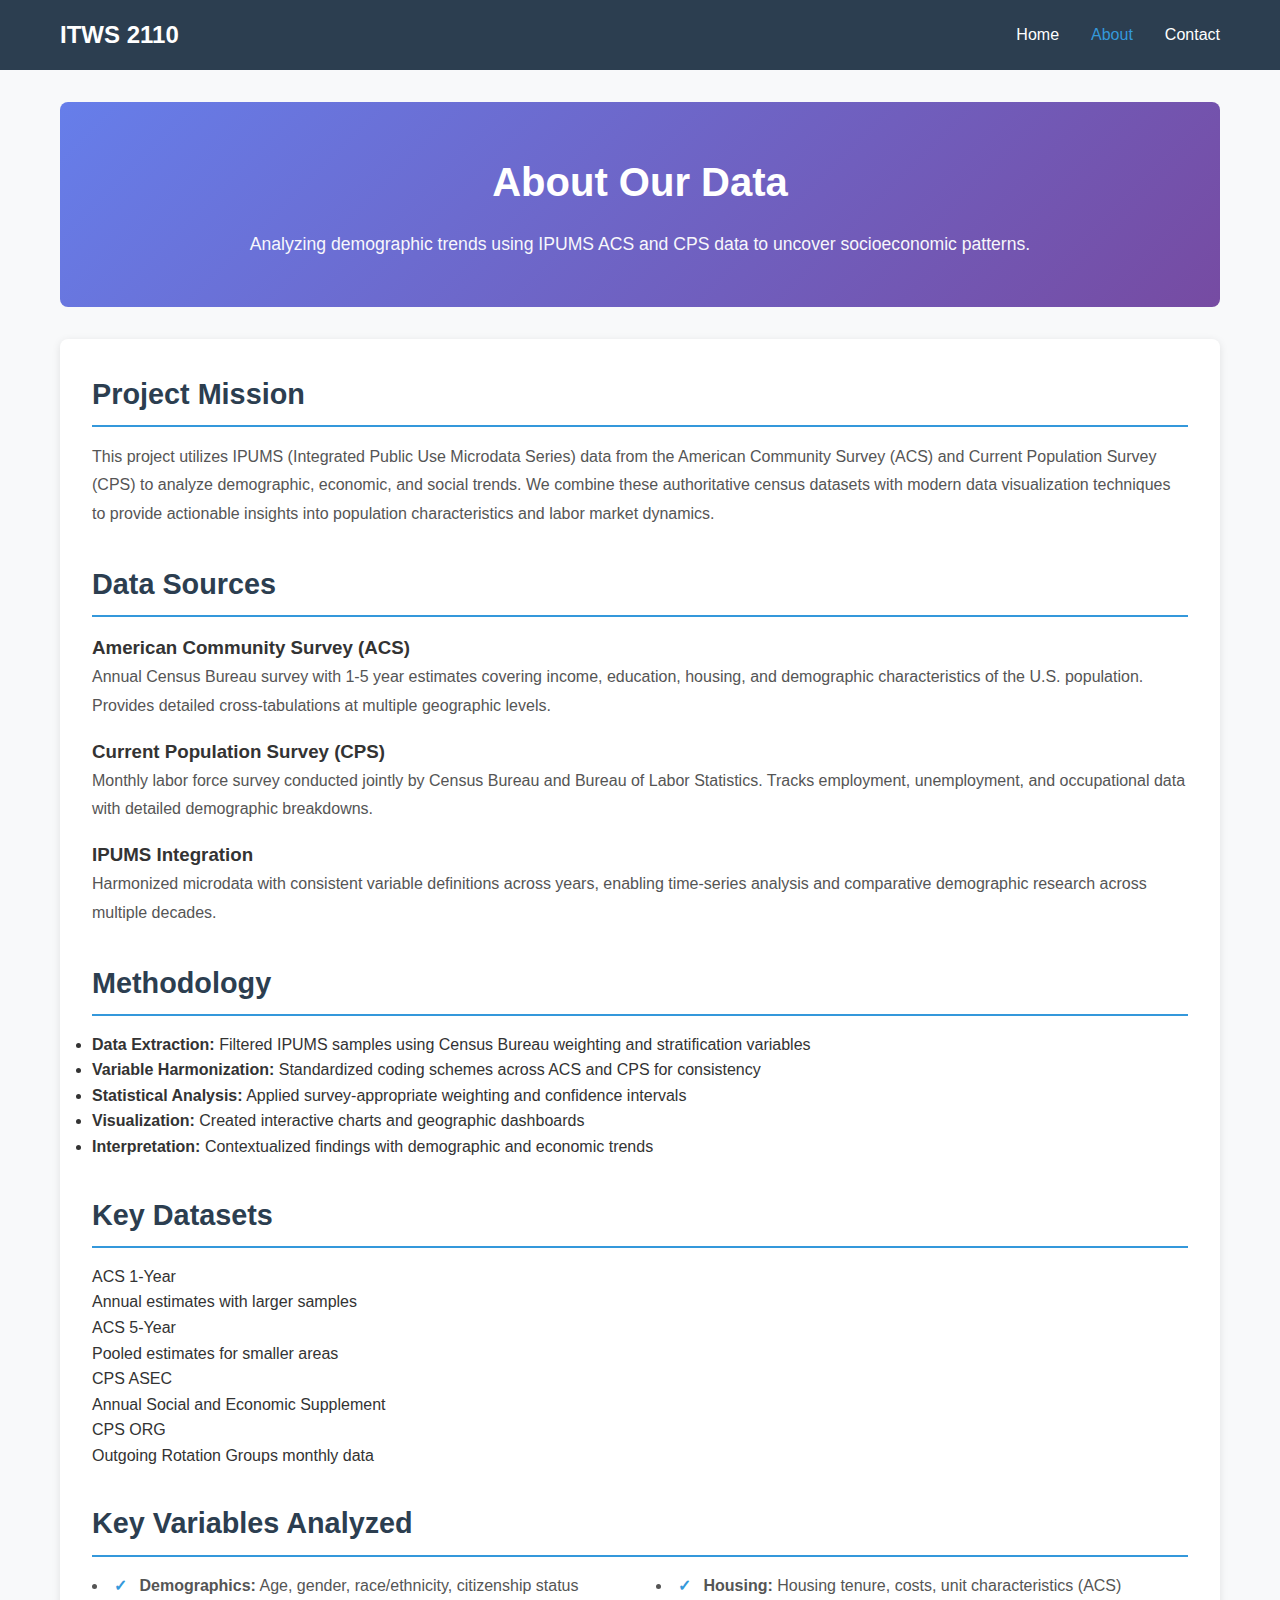
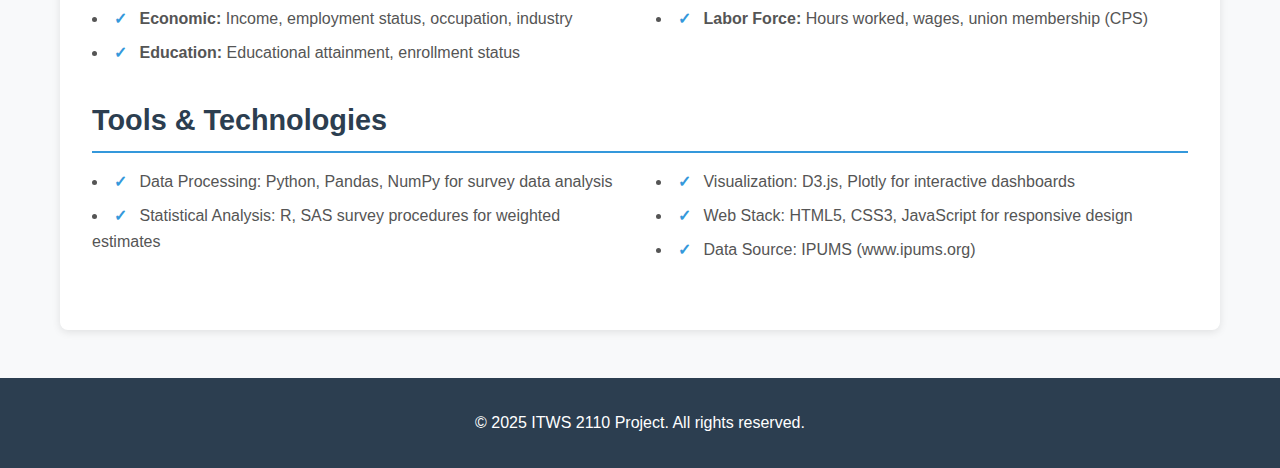
<file: WSDHeatmap/about_us_section/about.html>
<!DOCTYPE html>
<html lang="en">
<head>
    <meta charset="UTF-8">
    <meta name="viewport" content="width=device-width, initial-scale=1.0">
    <title>About - ITWS 2110 Project</title>
    <link rel="stylesheet" href="styles.css">
</head>
<body>
    <nav class="navbar">
        <div class="container">
            <h1 class="logo">ITWS 2110</h1>
            <ul class="nav-links">
                <li><a href="index.html">Home</a></li>
                <li><a href="about.html" class="active">About</a></li>
                <li><a href="#">Contact</a></li>
            </ul>
        </div>
    </nav>

    <main class="container">
        <section class="about-hero">
            <h1>About Our Data</h1>
            <p>Analyzing demographic trends using IPUMS ACS and CPS data to uncover socioeconomic patterns.</p>
        </section>

        <section class="about-content">
            <div class="about-section">
                <h2>Project Mission</h2>
                <p>This project utilizes IPUMS (Integrated Public Use Microdata Series) data from the American Community Survey (ACS) and Current Population Survey (CPS) to analyze demographic, economic, and social trends. We combine these authoritative census datasets with modern data visualization techniques to provide actionable insights into population characteristics and labor market dynamics.</p>
            </div>

            <div class="about-section">
                <h2>Data Sources</h2>
                <div class="data-sources">
                    <div class="source-card">
                        <h3>American Community Survey (ACS)</h3>
                        <p>Annual Census Bureau survey with 1-5 year estimates covering income, education, housing, and demographic characteristics of the U.S. population. Provides detailed cross-tabulations at multiple geographic levels.</p>
                    </div>
                    <div class="source-card">
                        <h3>Current Population Survey (CPS)</h3>
                        <p>Monthly labor force survey conducted jointly by Census Bureau and Bureau of Labor Statistics. Tracks employment, unemployment, and occupational data with detailed demographic breakdowns.</p>
                    </div>
                    <div class="source-card">
                        <h3>IPUMS Integration</h3>
                        <p>Harmonized microdata with consistent variable definitions across years, enabling time-series analysis and comparative demographic research across multiple decades.</p>
                    </div>
                </div>
            </div>

            <div class="about-section">
                <h2>Methodology</h2>
                <ul class="methodology-list">
                    <li><strong>Data Extraction:</strong> Filtered IPUMS samples using Census Bureau weighting and stratification variables</li>
                    <li><strong>Variable Harmonization:</strong> Standardized coding schemes across ACS and CPS for consistency</li>
                    <li><strong>Statistical Analysis:</strong> Applied survey-appropriate weighting and confidence intervals</li>
                    <li><strong>Visualization:</strong> Created interactive charts and geographic dashboards</li>
                    <li><strong>Interpretation:</strong> Contextualized findings with demographic and economic trends</li>
                </ul>
            </div>

            <div class="about-section">
                <h2>Key Datasets</h2>
                <div class="metrics-grid">
                    <div class="metric-card">
                        <div class="metric-label">ACS 1-Year</div>
                        <div class="metric-desc">Annual estimates with larger samples</div>
                    </div>
                    <div class="metric-card">
                        <div class="metric-label">ACS 5-Year</div>
                        <div class="metric-desc">Pooled estimates for smaller areas</div>
                    </div>
                    <div class="metric-card">
                        <div class="metric-label">CPS ASEC</div>
                        <div class="metric-desc">Annual Social and Economic Supplement</div>
                    </div>
                    <div class="metric-card">
                        <div class="metric-label">CPS ORG</div>
                        <div class="metric-desc">Outgoing Rotation Groups monthly data</div>
                    </div>
                </div>
            </div>

            <div class="about-section">
                <h2>Key Variables Analyzed</h2>
                <ul class="tech-list">
                    <li><strong>Demographics:</strong> Age, gender, race/ethnicity, citizenship status</li>
                    <li><strong>Economic:</strong> Income, employment status, occupation, industry</li>
                    <li><strong>Education:</strong> Educational attainment, enrollment status</li>
                    <li><strong>Housing:</strong> Housing tenure, costs, unit characteristics (ACS)</li>
                    <li><strong>Labor Force:</strong> Hours worked, wages, union membership (CPS)</li>
                </ul>
            </div>

            <div class="about-section">
                <h2>Tools & Technologies</h2>
                <ul class="tech-list">
                    <li>Data Processing: Python, Pandas, NumPy for survey data analysis</li>
                    <li>Statistical Analysis: R, SAS survey procedures for weighted estimates</li>
                    <li>Visualization: D3.js, Plotly for interactive dashboards</li>
                    <li>Web Stack: HTML5, CSS3, JavaScript for responsive design</li>
                    <li>Data Source: IPUMS (www.ipums.org)</li>
                </ul>
            </div>
        </section>
    </main>

    <footer class="footer">
        <p>&copy; 2025 ITWS 2110 Project. All rights reserved.</p>
    </footer>
</body>
</html>
</file>
<file: HomeSite/resources/css/style.css>
* {
    margin: 0;
    padding: 0;
    box-sizing: border-box;
}

body {
    font-family: 'Segoe UI', Tahoma, Geneva, Verdana, sans-serif;
    line-height: 1.6;
    color: #333;
    background: linear-gradient(135deg, #1e3c72 0%, #2a5298 50%, #7e8ba3 100%);
    min-height: 100vh;
    overflow-x: hidden;
}

header {
    background: rgba(0, 0, 0, 0.8);
    color: white;
    padding: 3rem 0;
    text-align: center;
    box-shadow: 0 2px 10px rgba(0, 0, 0, 0.3);
    position: relative;
}

header h1 {
    font-size: 3rem;
    margin-bottom: 0.5rem;
    animation: slideDown 0.8s ease-out;
}

header p {
    font-size: 1.2rem;
    opacity: 0.9;
    animation: fadeIn 1s ease-out 0.2s backwards;
}

@keyframes slideDown {
    from {
        opacity: 0;
        transform: translateY(-30px);
    }
    to {
        opacity: 1;
        transform: translateY(0);
    }
}

@keyframes fadeIn {
    from {
        opacity: 0;
    }
    to {
        opacity: 1;
    }
}

@keyframes slideUp {
    from {
        opacity: 0;
        transform: translateY(30px);
    }
    to {
        opacity: 1;
        transform: translateY(0);
    }
}

@keyframes pulse {
    0%, 100% {
        transform: scale(1);
    }
    50% {
        transform: scale(1.05);
    }
}

.container {
    max-width: 1200px;
    margin: 0 auto;
    padding: 0 20px;
}

main {
    padding: 3rem 0;
}

.about-me {
    background: white;
    padding: 2rem;
    border-radius: 10px;
    margin-bottom: 3rem;
    box-shadow: 0 4px 6px rgba(0, 0, 0, 0.1);
    opacity: 0;
    animation: slideUp 0.8s ease-out 0.4s forwards;
}

.about-me h2 {
    color: #1e3c72;
    margin-bottom: 1rem;
    font-size: 2rem;
}

.about-me p {
    font-size: 1.1rem;
    color: #555;
}

.projects-header {
    text-align: center;
    margin-bottom: 3rem;
    opacity: 0;
    animation: slideUp 0.8s ease-out 0.6s forwards;
}

.projects-header h2 {
    color: white;
    font-size: 2.5rem;
    margin-bottom: 1rem;
}

.projects-header p {
    color: rgba(255, 255, 255, 0.9);
    font-size: 1.1rem;
}

.projects-grid {
    display: grid;
    grid-template-columns: repeat(auto-fit, minmax(300px, 1fr));
    gap: 2rem;
    margin-bottom: 3rem;
}

.project-card {
    background: white;
    border-radius: 10px;
    overflow: hidden;
    box-shadow: 0 4px 15px rgba(0, 0, 0, 0.2);
    transition: transform 0.3s ease, box-shadow 0.3s ease;
    opacity: 0;
    animation: slideUp 0.6s ease-out forwards;
}

.project-card:hover {
    transform: translateY(-10px);
    box-shadow: 0 8px 25px rgba(0, 0, 0, 0.3);
}

.project-card.active {
    animation: pulse 0.6s ease-out;
}

.project-header {
    background: linear-gradient(135deg, #FF8C00 0%, #FF6347 100%);
    color: white;
    padding: 1.5rem;
    font-size: 1.5rem;
    font-weight: bold;
    position: relative;
    overflow: hidden;
}

.project-header::before {
    content: '';
    position: absolute;
    top: 0;
    left: -100%;
    width: 100%;
    height: 100%;
    background: rgba(255, 255, 255, 0.1);
    transition: left 0.3s ease;
}

.project-card:hover .project-header::before {
    left: 100%;
}

.project-content {
    padding: 1.5rem;
}

.project-content p {
    color: #666;
    margin-bottom: 1rem;
    font-size: 0.95rem;
}

.tech-tags {
    display: flex;
    flex-wrap: wrap;
    gap: 0.5rem;
    margin-bottom: 1rem;
}

.tech-tag {
    background: #f0f0f0;
    color: #1e3c72;
    padding: 0.3rem 0.8rem;
    border-radius: 20px;
    font-size: 0.85rem;
    font-weight: 500;
    transition: all 0.3s ease;
}

.tech-tag:hover {
    background: #1e3c72;
    color: white;
    transform: scale(1.1);
}

.project-link {
    display: inline-block;
    background: linear-gradient(135deg, #2ecc71 0%, #27ae60 100%);
    color: white;
    padding: 0.8rem 1.5rem;
    border-radius: 5px;
    text-decoration: none;
    font-weight: 600;
    transition: all 0.3s ease;
    position: relative;
    overflow: hidden;
}

.project-link::before {
    content: '';
    position: absolute;
    top: 0;
    left: -100%;
    width: 100%;
    height: 100%;
    background: rgba(255, 255, 255, 0.2);
    transition: left 0.3s ease;
}

.project-link:hover::before {
    left: 100%;
}

.project-link:hover {
    transform: translateX(5px);
    box-shadow: 0 5px 15px rgba(46, 204, 113, 0.4);
}

footer {
    background: rgba(0, 0, 0, 0.8);
    color: white;
    text-align: center;
    padding: 2rem 0;
    margin-top: 3rem;
    opacity: 0;
    animation: slideUp 0.8s ease-out 0.8s forwards;
}

footer p {
    opacity: 0.8;
}

/* Intersection Observer animations */
.fade-in-up {
    opacity: 0;
    transform: translateY(30px);
    transition: opacity 0.6s ease-out, transform 0.6s ease-out;
}

.fade-in-up.visible {
    opacity: 1;
    transform: translateY(0);
}

@media (max-width: 768px) {
    header h1 {
        font-size: 2rem;
    }

    .projects-grid {
        grid-template-columns: 1fr;
    }

    .projects-header h2 {
        font-size: 1.8rem;
    }
}

/* Smooth scroll behavior */
html {
    scroll-behavior: smooth;
}

/* Cursor effect */
.cursor-glow {
    pointer-events: none;
    position: fixed;
    width: 20px;
    height: 20px;
    background: radial-gradient(circle, rgba(102, 126, 234, 0.5) 0%, transparent 70%);
    border-radius: 50%;
    transform: translate(-50%, -50%);
    z-index: 9999;
    opacity: 0;
    transition: opacity 0.3s ease;
}

/* File listing window */
.file-window {
    margin-top: 1rem;
    padding: 1rem;
    background: #f8f9fa;
    border: 2px solid #e9ecef;
    border-radius: 8px;
    max-height: 200px;
    overflow-y: auto;
    display: none;
}

.file-window.open {
    display: block;
    animation: slideDown 0.3s ease-out;
}

.file-window-header {
    font-weight: 600;
    color: #1e3c72;
    margin-bottom: 0.5rem;
    font-size: 0.9rem;
    display: flex;
    justify-content: space-between;
    align-items: center;
}

.file-list {
    list-style: none;
    font-size: 0.85rem;
    color: #555;
}

.file-list li {
    padding: 0.3rem 0;
    padding-left: 1.5rem;
    position: relative;
    transition: all 0.2s ease;
}

.file-list li:hover {
    color: #FF8C00;
    padding-left: 2rem;
}

.file-list li::before {
    content: '📄';
    position: absolute;
    left: 0;
}

.file-list li.folder::before {
    content: '📁';
}

.toggle-files {
    font-size: 0.8rem;
    cursor: pointer;
    color: #2ecc71;
    font-weight: 600;
    user-select: none;
    text-decoration: none;
    display: inline-block;
    margin-top: 0.8rem;
}

.toggle-files:hover {
    color: #27ae60;
    text-decoration: underline;
}

/* Scrollbar styling */
.file-window::-webkit-scrollbar {
    width: 6px;
}

.file-window::-webkit-scrollbar-track {
    background: #f1f1f1;
    border-radius: 10px;
}

.file-window::-webkit-scrollbar-thumb {
    background: #888;
    border-radius: 10px;
}

.file-window::-webkit-scrollbar-thumb:hover {
    background: #555;
}
</file>
<file: Recipes/resources/css/style.css>
* {
    margin: 0;
    padding: 0;
    box-sizing: border-box;
}

body {
    font-family: 'Georgia', serif;
    line-height: 1.7;
    color: #2d3436;
    background-color: #faf9f7;
}

.container {
    max-width: 1200px;
    margin: 0 auto;
    padding: 0 20px;
}

header {
    background-color: #f8f9f7;
    padding: 60px 0 40px;
    border-bottom: 3px solid #6a994e;
}

header h1 {
    font-size: 3em;
    color: #6a994e;
    font-weight: 400;
    text-align: center;
    letter-spacing: 2px;
}

header p {
    text-align: center;
    color: #d97706;
    font-size: 1.1em;
    margin-top: 10px;
    font-style: italic;
}

.search-section {
    background: white;
    padding: 40px;
    margin: 40px auto;
    border-radius: 3px;
    box-shadow: 0 2px 8px rgba(0,0,0,0.08);
    max-width: 700px;
    border-top: 4px solid #d97706;
}

.search-section h2 {
    color: #6a994e;
    margin-bottom: 25px;
    text-align: center;
    font-weight: 400;
    font-size: 1.5em;
}

.search-box {
    position: relative;
    margin-bottom: 15px;
}

#ingredient-search {
    width: 100%;
    padding: 15px 20px;
    font-size: 1.05em;
    border: 2px solid #ddd;
    border-radius: 3px;
    outline: none;
    transition: border-color 0.3s;
    font-family: 'Georgia', serif;
}

#ingredient-search:focus {
    border-color: #6a994e;
}

.search-help {
    text-align: center;
    color: #777;
    font-size: 0.9em;
    margin-top: 10px;
    font-style: italic;
}

.filter-tabs {
    display: flex;
    gap: 15px;
    justify-content: center;
    margin-top: 20px;
    flex-wrap: wrap;
}

.filter-tab {
    padding: 8px 20px;
    background-color: #f5f5f5;
    border: 2px solid transparent;
    border-radius: 3px;
    cursor: pointer;
    transition: all 0.3s;
    font-family: 'Georgia', serif;
    font-size: 0.95em;
}

.filter-tab.active {
    background-color: #6a994e;
    color: white;
    border-color: #6a994e;
}

.results-info {
    text-align: center;
    margin: 30px 0;
    color: #6a994e;
    font-weight: 600;
    font-size: 1.1em;
}

.missing-info {
    color: #d97706;
    font-size: 0.95em;
    font-style: italic;
}

#menu-grid {
    display: grid;
    grid-template-columns: repeat(auto-fill, minmax(380px, 1fr));
    gap: 35px;
    padding: 20px 0;
}

.menu-card {
    background: white;
    border-radius: 3px;
    overflow: hidden;
    box-shadow: 0 2px 12px rgba(0,0,0,0.08);
    transition: transform 0.3s ease, box-shadow 0.3s ease;
    border-top: 4px solid #6a994e;
    cursor: pointer;
}

.menu-card.close-match {
    border-top-color: #d97706;
}

.menu-card:hover {
    transform: translateY(-3px);
    box-shadow: 0 4px 20px rgba(0,0,0,0.12);
}

.card-image {
    width: 100%;
    height: 240px;
    object-fit: cover;
    background: linear-gradient(135deg, #6a994e 0%, #d97706 100%);
    display: flex;
    align-items: center;
    justify-content: center;
    color: white;
    font-size: 3em;
    font-weight: bold;
}

.card-content {
    padding: 25px;
}

.dish-name {
    font-size: 1.6em;
    font-weight: 400;
    color: #2d3436;
    margin-bottom: 12px;
}

.cuisine-category {
    display: flex;
    gap: 10px;
    margin-bottom: 15px;
    flex-wrap: wrap;
}

.category-badge {
    display: inline-block;
    padding: 4px 12px;
    border-radius: 2px;
    font-size: 0.8em;
    font-weight: 600;
    text-transform: uppercase;
    letter-spacing: 0.5px;
}

.category-vegetarian {
    background-color: #e8f5e9;
    color: #2e7d32;
}

.category-vegan {
    background-color: #e3f2fd;
    color: #1565c0;
}

.category-non-vegetarian {
    background-color: #fce4ec;
    color: #c2185b;
}

.cuisine-type {
    display: inline-block;
    padding: 4px 12px;
    border-radius: 2px;
    background-color: #fff8e1;
    color: #d97706;
    font-weight: 600;
    font-size: 0.8em;
    text-transform: uppercase;
    letter-spacing: 0.5px;
}

.dish-description {
    color: #636e72;
    font-size: 0.95em;
    line-height: 1.7;
    margin-bottom: 20px;
}

.ingredients-section h4 {
    font-size: 1em;
    color: #6a994e;
    margin-bottom: 12px;
    font-weight: 600;
    text-transform: uppercase;
    letter-spacing: 1px;
}

.ingredients-list {
    list-style: none;
    padding: 0;
    display: flex;
    flex-direction: column;
    gap: 6px;
}

.ingredients-list li {
    padding: 6px 0;
    color: #636e72;
    font-size: 0.9em;
    border-bottom: 1px solid #f0f0f0;
}

.ingredients-list li:last-child {
    border-bottom: none;
}

.ingredients-list li:before {
    content: "✓ ";
    color: #6a994e;
    font-weight: bold;
    margin-right: 8px;
}

.match-highlight {
    background-color: #fff3cd;
    padding: 2px 5px;
    border-radius: 2px;
    font-weight: 600;
}

.missing-ingredient {
    color: #d97706;
    font-weight: 600;
}

.missing-ingredient:before {
    content: "○ ";
    color: #d97706 !important;
}

.missing-note {
    background-color: #fff8e1;
    padding: 10px;
    border-left: 3px solid #d97706;
    margin-top: 15px;
    font-size: 0.85em;
    color: #d97706;
    font-style: italic;
}

.no-results {
    text-align: center;
    padding: 80px 20px;
    color: #636e72;
}

.no-results h3 {
    font-size: 1.5em;
    margin-bottom: 10px;
    color: #6a994e;
    font-weight: 400;
}

.shopping-list-section {
    position: fixed;
    top: 0;
    right: -400px;
    width: 400px;
    height: 100vh;
    background: white;
    box-shadow: -4px 0 20px rgba(0,0,0,0.15);
    transition: right 0.3s ease;
    z-index: 1000;
    display: flex;
    flex-direction: column;
}

.shopping-list-section.open {
    right: 0;
}

.shopping-list-header {
    background: #6a994e;
    color: white;
    padding: 20px;
    display: flex;
    justify-content: space-between;
    align-items: center;
}

.shopping-list-header h3 {
    font-size: 1.4em;
    font-weight: 400;
}

.close-shopping-list {
    background: none;
    border: none;
    color: white;
    font-size: 1.8em;
    cursor: pointer;
    padding: 0;
    line-height: 1;
}

.shopping-list-content {
    flex: 1;
    overflow-y: auto;
    padding: 20px;
}

.selected-recipes {
    margin-bottom: 25px;
}

.selected-recipes h4 {
    color: #6a994e;
    margin-bottom: 15px;
    font-size: 1.1em;
    text-transform: uppercase;
    letter-spacing: 1px;
}

.selected-recipe-item {
    background: #f8f9f7;
    padding: 12px 15px;
    margin-bottom: 10px;
    border-radius: 3px;
    display: flex;
    justify-content: space-between;
    align-items: center;
    border-left: 3px solid #6a994e;
}

.selected-recipe-item span {
    font-weight: 600;
    color: #2d3436;
}

.remove-recipe {
    background: none;
    border: none;
    color: #d97706;
    cursor: pointer;
    font-size: 1.2em;
    padding: 0 5px;
}

.shopping-list-items {
    margin-top: 20px;
}

.shopping-list-items h4 {
    color: #d97706;
    margin-bottom: 15px;
    font-size: 1.1em;
    text-transform: uppercase;
    letter-spacing: 1px;
}

.shopping-list-items ul {
    list-style: none;
    padding: 0;
}

.shopping-list-items li {
    padding: 10px 0;
    border-bottom: 1px solid #e0e0e0;
    color: #2d3436;
    display: flex;
    align-items: center;
}

.shopping-list-items li:before {
    content: "☐ ";
    color: #6a994e;
    font-size: 1.2em;
    margin-right: 10px;
}

.shopping-list-toggle {
    position: fixed;
    top: 20px;
    right: 20px;
    background: #6a994e;
    color: white;
    border: none;
    padding: 12px 20px;
    border-radius: 3px;
    cursor: pointer;
    font-family: 'Georgia', serif;
    font-size: 1em;
    box-shadow: 0 4px 12px rgba(0,0,0,0.2);
    z-index: 999;
    transition: background 0.3s;
}

.shopping-list-toggle:hover {
    background: #5a8041;
}

.shopping-list-badge {
    background: #d97706;
    color: white;
    border-radius: 50%;
    padding: 2px 8px;
    font-size: 0.85em;
    margin-left: 8px;
    font-weight: 600;
}

.add-to-list-btn {
    background: #6a994e;
    color: white;
    border: none;
    padding: 10px 20px;
    border-radius: 3px;
    cursor: pointer;
    font-family: 'Georgia', serif;
    font-size: 0.9em;
    margin-top: 15px;
    width: 100%;
    transition: background 0.3s;
}

.add-to-list-btn:hover {
    background: #5a8041;
}

.add-to-list-btn.added {
    background: #d97706;
}

.empty-list-message {
    text-align: center;
    padding: 40px 20px;
    color: #999;
    font-style: italic;
}

.clear-list-btn {
    background: #dc3545;
    color: white;
    border: none;
    padding: 10px 20px;
    border-radius: 3px;
    cursor: pointer;
    font-family: 'Georgia', serif;
    font-size: 0.9em;
    width: 100%;
    margin-top: 15px;
    transition: background 0.3s;
}

.clear-list-btn:hover {
    background: #c82333;
}

.recipe-modal {
    position: fixed;
    top: 0;
    left: 0;
    right: 0;
    bottom: 0;
    background: rgba(0,0,0,0.7);
    display: none;
    align-items: center;
    justify-content: center;
    z-index: 2000;
    padding: 20px;
}

.recipe-modal.open {
    display: flex;
}

.recipe-modal-content {
    background: white;
    max-width: 800px;
    max-height: 90vh;
    overflow-y: auto;
    border-radius: 3px;
    position: relative;
}

.recipe-modal-header {
    background: #6a994e;
    color: white;
    padding: 25px;
    position: sticky;
    top: 0;
    z-index: 1;
    display: flex;
    justify-content: space-between;
    align-items: center;
}

.recipe-modal-header h2 {
    font-size: 2em;
    font-weight: 400;
    margin: 0;
}

.close-modal {
    background: none;
    border: none;
    color: white;
    font-size: 2em;
    cursor: pointer;
    padding: 0;
    line-height: 1;
}

.recipe-modal-body {
    padding: 30px;
}

.recipe-modal-body h3 {
    color: #6a994e;
    font-size: 1.5em;
    margin: 25px 0 15px 0;
    font-weight: 400;
    text-transform: uppercase;
    letter-spacing: 1px;
}

.recipe-modal-body h3:first-child {
    margin-top: 0;
}

.recipe-modal-body ul, .recipe-modal-body ol {
    margin: 0;
    padding-left: 25px;
}

.recipe-modal-body li {
    margin-bottom: 10px;
    line-height: 1.7;
    color: #2d3436;
}

.recipe-modal-body p {
    line-height: 1.7;
    color: #2d3436;
    margin-bottom: 15px;
}

footer {
    background-color: #2d3436;
    color: #dfe6e9;
    text-align: center;
    padding: 25px 0;
    margin-top: 60px;
    font-size: 0.9em;
}

@media (max-width: 768px) {
    #menu-grid {
        grid-template-columns: 1fr;
    }
    
    header h1 {
        font-size: 2.2em;
    }

    .search-section {
        padding: 30px 20px;
    }

    .shopping-list-section {
        width: 100%;
        right: -100%;
    }

    .shopping-list-toggle {
        top: auto;
        bottom: 20px;
        right: 20px;
    }
}
</file>
<file: WSDHeatmap/about_us_section/style.css>
/* General page layout */
body {
    font-family: Arial, Helvetica, sans-serif;
    background-color: #f7f8fa;
    color: #222;
    margin: 0;
    padding: 0;
}

/* Header styling */
header {
    background-color: #1e3a5f;
    color: white;
    padding: 20px;
    text-align: center;
}

header h1 {
    margin: 0;
}

/* Navigation bar */
nav ul {
    list-style: none;
    padding: 0;
    margin-top: 10px;
    display: flex;
    justify-content: center;
    gap: 25px;
}

nav a {
    color: white;
    text-decoration: none;
    font-weight: bold;
}

nav a:hover, nav a.active {
    text-decoration: underline;
}

/* Main content */
main {
    max-width: 1000px;
    margin: 30px auto;
    padding: 0 20px;
}

section {
    margin-bottom: 40px;
}

h2 {
    color: #1e3a5f;
    border-bottom: 2px solid #ccc;
    padding-bottom: 5px;
}

/* Team section */
.team-grid {
    display: grid;
    grid-template-columns: repeat(auto-fit, minmax(200px, 1fr));
    gap: 20px;
    margin-top: 20px;
}

.member {
    background-color: white;
    padding: 15px;
    border-radius: 10px;
    box-shadow: 0 2px 6px rgba(0, 0, 0, 0.1);
    text-align: center;
}

/* Footer */
footer {
    background-color: #1e3a5f;
    color: white;
    text-align: center;
    padding: 15px 0;
    margin-top: 40px;
}
</file>
<file: Wheel/wheel.css>
* {
    margin: 0;
    padding: 0;
    box-sizing: border-box;
}

body {
    background: linear-gradient(135deg, #1e3c72 0%, #2a5298 100%);
    color: white;
    font-family: 'Courier New', monospace;
    min-height: 100vh;
    overflow-x: hidden;
}

.container {
    max-width: 1200px;
    margin: 0 auto;
    padding: 20px;
}

.title-section {
    text-align: center;
    margin-bottom: 30px;
    animation: glow 2s ease-in-out infinite alternate;
}

.ascii-title {
    font-family: monospace;
    font-size: 8px;
    line-height: 1;
    color: #00ffff;
    text-shadow: 0 0 10px #00ffff;
    margin-bottom: 10px;
    white-space: pre;
}

.subtitle {
    background: linear-gradient(45deg, #ff6b6b, #4ecdc4, #45b7d1, #96ceb4);
    -webkit-background-clip: text;
    -webkit-text-fill-color: transparent;
    background-clip: text;
    font-size: 1.5em;
    font-weight: bold;
    margin: 20px 0;
    animation: rainbow 3s linear infinite;
}

.creator {
    color: #90ee90;
    font-size: 1.1em;
    margin-top: 10px;
}

@keyframes glow {
    from { text-shadow: 0 0 20px #00ffff; }
    to { text-shadow: 0 0 30px #00ffff, 0 0 40px #00ffff; }
}

@keyframes rainbow {
    0% { background-position: 0% 50%; }
    100% { background-position: 100% 50%; }
}

.main-menu {
    background: rgba(0, 0, 0, 0.3);
    border-radius: 15px;
    padding: 30px;
    margin-bottom: 20px;
    border: 2px solid #00ffff;
    box-shadow: 0 0 30px rgba(0, 255, 255, 0.3);
}

.menu-title {
    text-align: center;
    font-size: 1.5em;
    margin-bottom: 20px;
    color: #ffff00;
}

.menu-options {
    display: grid;
    grid-template-columns: repeat(auto-fit, minmax(300px, 1fr));
    gap: 10px;
}

.menu-option {
    background: linear-gradient(135deg, #667eea 0%, #764ba2 100%);
    border: none;
    color: white;
    padding: 15px 20px;
    border-radius: 10px;
    font-family: inherit;
    font-size: 1em;
    cursor: pointer;
    transition: all 0.3s ease;
    text-align: left;
}

.menu-option:hover {
    transform: translateY(-2px);
    box-shadow: 0 5px 20px rgba(0, 0, 0, 0.3);
    background: linear-gradient(135deg, #764ba2 0%, #667eea 100%);
}

.wheel-container {
    display: flex;
    flex-direction: column;
    align-items: center;
    margin: 30px 0;
    min-height: 500px;
}

.wheel-wrapper {
    position: relative;
    width: 400px;
    height: 400px;
    margin: 40px 0;
}

.wheel-pointer {
    position: absolute;
    top: -30px;
    left: 50%;
    transform: translateX(-50%);
    width: 0;
    height: 0;
    border-left: 20px solid transparent;
    border-right: 20px solid transparent;
    border-top: 40px solid #ff6b6b;
    filter: drop-shadow(0 4px 6px rgba(0,0,0,0.3));
    z-index: 10;
}

.wheel-canvas-wrapper {
    width: 100%;
    height: 100%;
    border-radius: 50%;
    box-shadow: 0 0 30px rgba(0, 255, 255, 0.5);
    overflow: hidden;
}

#wheelCanvas {
    width: 100%;
    height: 100%;
}

.spin-button {
    background: linear-gradient(135deg, #ff6b6b 0%, #ff4b2b 100%);
    border: none;
    color: white;
    padding: 20px 40px;
    border-radius: 50px;
    font-family: inherit;
    font-size: 1.5em;
    cursor: pointer;
    transition: all 0.3s ease;
    margin-top: 20px;
    box-shadow: 0 5px 20px rgba(255, 107, 107, 0.4);
}

.spin-button:hover {
    transform: translateY(-3px);
    box-shadow: 0 8px 30px rgba(255, 107, 107, 0.6);
}

.spin-button:disabled {
    background: #666;
    cursor: not-allowed;
    transform: none;
}

.result-display {
    background: linear-gradient(135deg, #ff6b6b, #4ecdc4);
    padding: 20px;
    border-radius: 15px;
    margin: 20px 0;
    text-align: center;
    font-size: 1.5em;
    font-weight: bold;
    animation: pulse 2s infinite;
}

@keyframes pulse {
    0% { transform: scale(1); }
    50% { transform: scale(1.05); }
    100% { transform: scale(1); }
}

.confetti {
    position: fixed;
    top: 0;
    left: 0;
    width: 100%;
    height: 100%;
    pointer-events: none;
    z-index: 1000;
}

.confetti-piece {
    position: absolute;
    width: 10px;
    height: 10px;
    background: #ff6b6b;
    animation: fall 3s linear infinite;
}

@keyframes fall {
    to { transform: translateY(100vh) rotate(360deg); }
}

.form-group {
    margin: 15px 0;
}

.form-group label {
    display: block;
    margin-bottom: 5px;
    color: #00ffff;
}

.form-group input, .form-group textarea {
    width: 100%;
    padding: 10px;
    border: 2px solid #00ffff;
    border-radius: 5px;
    background: rgba(0, 0, 0, 0.5);
    color: white;
    font-family: inherit;
}

.btn {
    background: linear-gradient(135deg, #667eea 0%, #764ba2 100%);
    border: none;
    color: white;
    padding: 10px 20px;
    border-radius: 8px;
    font-family: inherit;
    font-size: 1em;
    cursor: pointer;
    transition: all 0.3s ease;
    margin: 5px;
}

.btn:hover {
    transform: translateY(-2px);
    box-shadow: 0 5px 15px rgba(0, 0, 0, 0.3);
}

.btn-primary { background: linear-gradient(135deg, #4ecdc4 0%, #44a08d 100%); }
.btn-success { background: linear-gradient(135deg, #56ab2f 0%, #a8e6cf 100%); }
.btn-danger { background: linear-gradient(135deg, #ff416c 0%, #ff4b2b 100%); }

.choices-table {
    width: 100%;
    border-collapse: collapse;
    margin: 20px 0;
    background: rgba(0, 0, 0, 0.3);
    border-radius: 10px;
    overflow: hidden;
}

.choices-table th,
.choices-table td {
    padding: 12px;
    text-align: left;
    border-bottom: 1px solid rgba(255, 255, 255, 0.1);
}

.choices-table th {
    background: rgba(0, 255, 255, 0.2);
    color: #00ffff;
}

.last-winner {
    background: rgba(255, 255, 0, 0.2) !important;
    color: #ffff00;
    font-weight: bold;
}

.chart-container {
    background: rgba(0, 0, 0, 0.3);
    padding: 20px;
    border-radius: 15px;
    margin: 20px 0;
}

.chart-bar {
    display: flex;
    align-items: center;
    margin: 10px 0;
}

.chart-label {
    width: 150px;
    margin-right: 10px;
    font-size: 0.9em;
}

.chart-bar-fill {
    height: 25px;
    border-radius: 5px;
    display: flex;
    align-items: center;
    padding: 0 10px;
    color: white;
    font-weight: bold;
    min-width: 50px;
}

.modal {
    display: none;
    position: fixed;
    top: 0;
    left: 0;
    width: 100%;
    height: 100%;
    background: rgba(0, 0, 0, 0.8);
    z-index: 1000;
    justify-content: center;
    align-items: center;
}

.modal-content {
    background: linear-gradient(135deg, #1e3c72 0%, #2a5298 100%);
    padding: 30px;
    border-radius: 15px;
    border: 2px solid #00ffff;
    max-width: 500px;
    width: 90%;
    max-height: 80vh;
    overflow-y: auto;
    position: relative;
}

.modal-header {
    text-align: center;
    margin-bottom: 20px;
    color: #00ffff;
    font-size: 1.3em;
}

.close-btn {
    position: absolute;
    top: 10px;
    right: 15px;
    background: none;
    border: none;
    color: #ff6b6b;
    font-size: 2em;
    cursor: pointer;
}

.stats-grid {
    display: grid;
    grid-template-columns: repeat(auto-fit, minmax(200px, 1fr));
    gap: 15px;
    margin: 20px 0;
}

.stat-card {
    background: rgba(0, 0, 0, 0.4);
    padding: 15px;
    border-radius: 10px;
    border: 2px solid #4ecdc4;
    text-align: center;
}

.stat-value {
    font-size: 2em;
    color: #4ecdc4;
    font-weight: bold;
}

.stat-label {
    color: #00ffff;
    margin-top: 5px;
}

@media (max-width: 768px) {
    .ascii-title {
        font-size: 4px;
    }
    
    .menu-options {
        grid-template-columns: 1fr;
    }
    
    .chart-label {
        width: 100px;
        font-size: 0.8em;
    }
    
    .wheel-wrapper {
        width: 300px;
        height: 300px;
    }
}
</file>
<file: WSDHeatmap/about_us_section/styles.css>
* {
    margin: 0;
    padding: 0;
    box-sizing: border-box;
}

body {
    font-family: 'Segoe UI', Tahoma, Geneva, Verdana, sans-serif;
    line-height: 1.6;
    color: #333;
    background-color: #f8f9fa;
}

.container {
    max-width: 1200px;
    margin: 0 auto;
    padding: 0 20px;
}

/* Navigation */
.navbar {
    background-color: #2c3e50;
    color: white;
    padding: 1rem 0;
    position: sticky;
    top: 0;
    z-index: 100;
}

.navbar .container {
    display: flex;
    justify-content: space-between;
    align-items: center;
}

.logo {
    font-size: 1.5rem;
    font-weight: bold;
}

.nav-links {
    display: flex;
    list-style: none;
    gap: 2rem;
}

.nav-links a {
    color: white;
    text-decoration: none;
    transition: color 0.3s ease;
}

.nav-links a:hover,
.nav-links a.active {
    color: #3498db;
}

/* About Page */
.about-hero {
    background: linear-gradient(135deg, #667eea 0%, #764ba2 100%);
    color: white;
    padding: 3rem 0;
    text-align: center;
    margin: 2rem 0;
    border-radius: 8px;
}

.about-hero h1 {
    font-size: 2.5rem;
    margin-bottom: 1rem;
}

.about-hero p {
    font-size: 1.1rem;
    opacity: 0.95;
}

.about-content {
    background: white;
    padding: 2rem;
    border-radius: 8px;
    margin: 2rem 0;
    box-shadow: 0 2px 8px rgba(0, 0, 0, 0.1);
}

.about-section {
    margin-bottom: 2rem;
}

.about-section h2 {
    color: #2c3e50;
    margin-bottom: 1rem;
    font-size: 1.8rem;
    border-bottom: 2px solid #3498db;
    padding-bottom: 0.5rem;
}

.about-section p {
    margin-bottom: 1rem;
    line-height: 1.8;
    color: #555;
}

/* Team Grid */
.team-grid {
    display: grid;
    grid-template-columns: repeat(auto-fit, minmax(250px, 1fr));
    gap: 2rem;
    margin-top: 1rem;
}

.team-member {
    background: #f8f9fa;
    padding: 1.5rem;
    border-radius: 8px;
    text-align: center;
    border-left: 4px solid #3498db;
    transition: transform 0.3s ease, box-shadow 0.3s ease;
}

.team-member:hover {
    transform: translateY(-5px);
    box-shadow: 0 4px 12px rgba(0, 0, 0, 0.15);
}

.team-member h3 {
    color: #2c3e50;
    margin-bottom: 0.5rem;
}

.team-member p {
    color: #7f8c8d;
    font-size: 0.95rem;
}

/* Tech List */
.tech-list {
    list-style-position: inside;
    columns: 2;
    gap: 2rem;
}

.tech-list li {
    margin-bottom: 0.5rem;
    color: #555;
}

.tech-list li:before {
    content: "✓ ";
    color: #3498db;
    font-weight: bold;
    margin-right: 0.5rem;
}

/* Footer */
.footer {
    background-color: #2c3e50;
    color: white;
    text-align: center;
    padding: 2rem;
    margin-top: 3rem;
}

/* Responsive Design */
@media (max-width: 768px) {
    .navbar .container {
        flex-direction: column;
        gap: 1rem;
    }

    .nav-links {
        gap: 1rem;
    }

    .about-hero h1 {
        font-size: 2rem;
    }

    .team-grid {
        grid-template-columns: 1fr;
    }

    .tech-list {
        columns: 1;
    }
}
</file>
